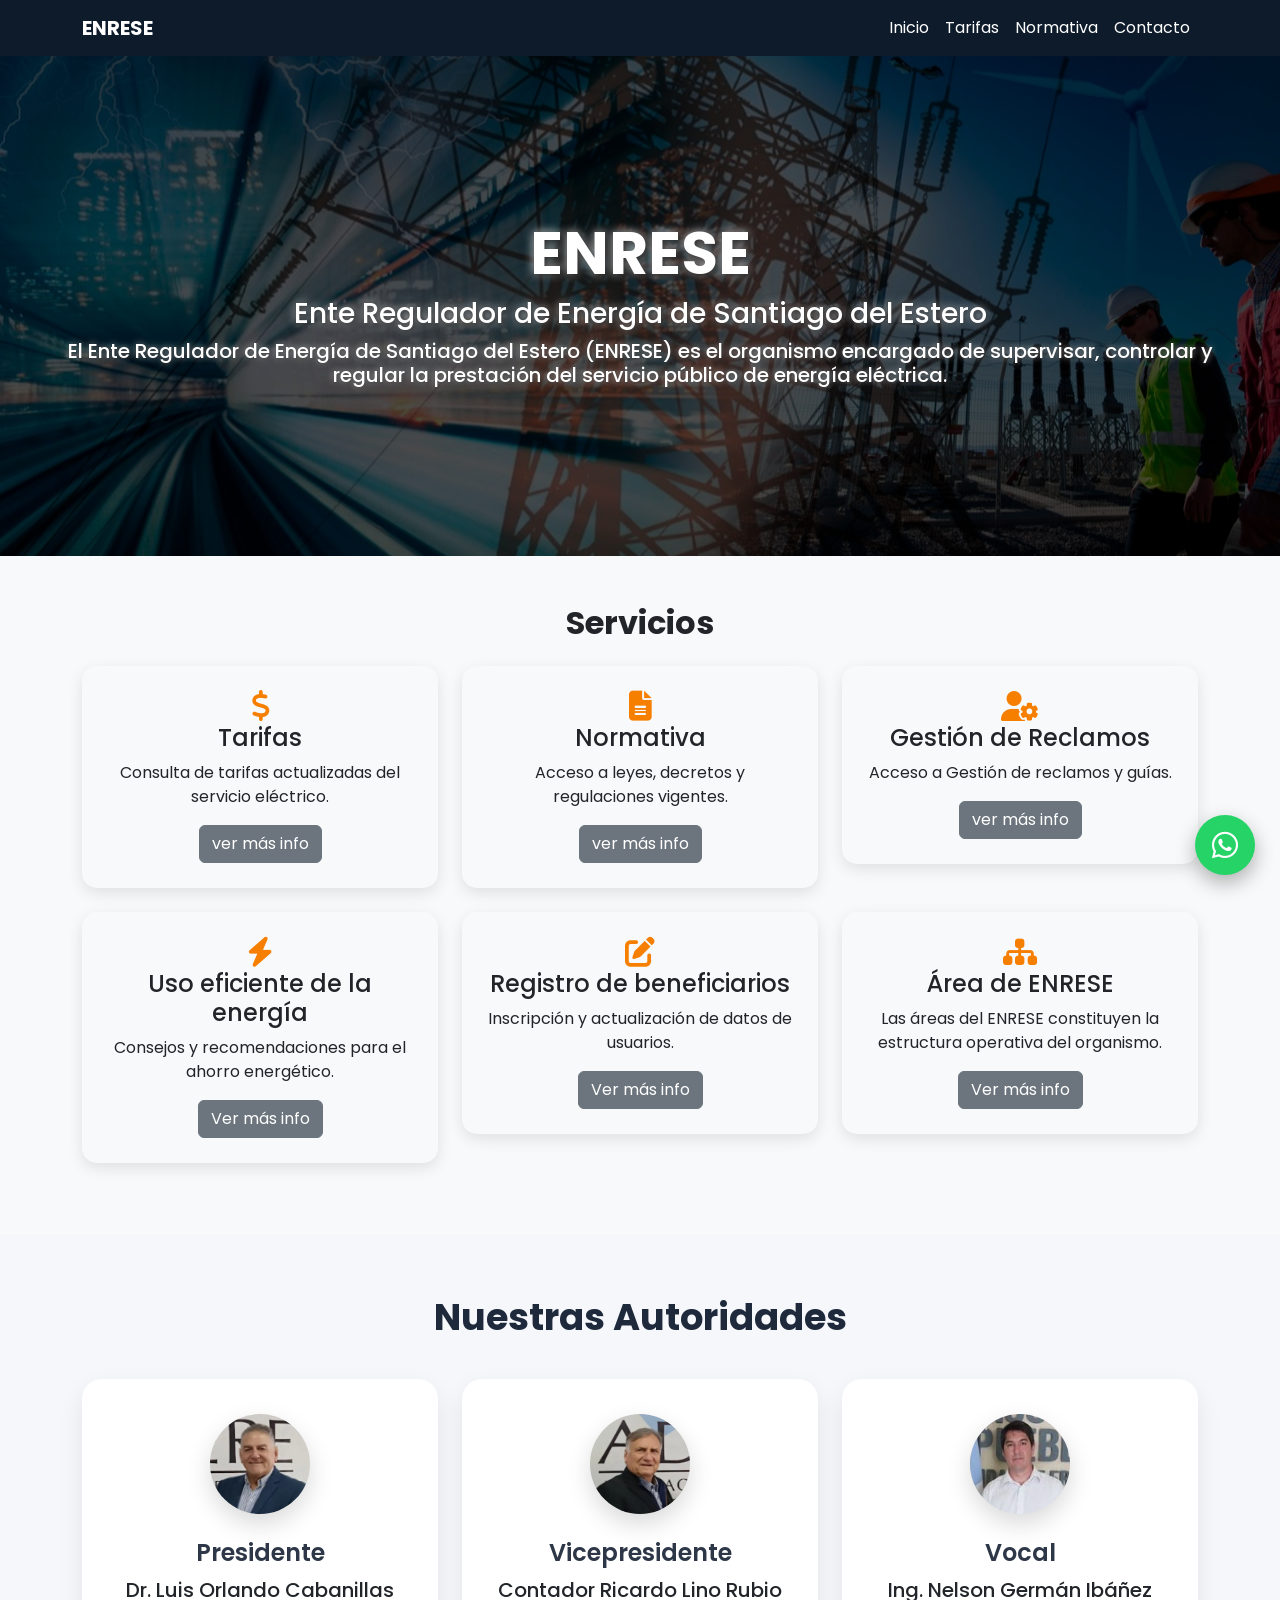
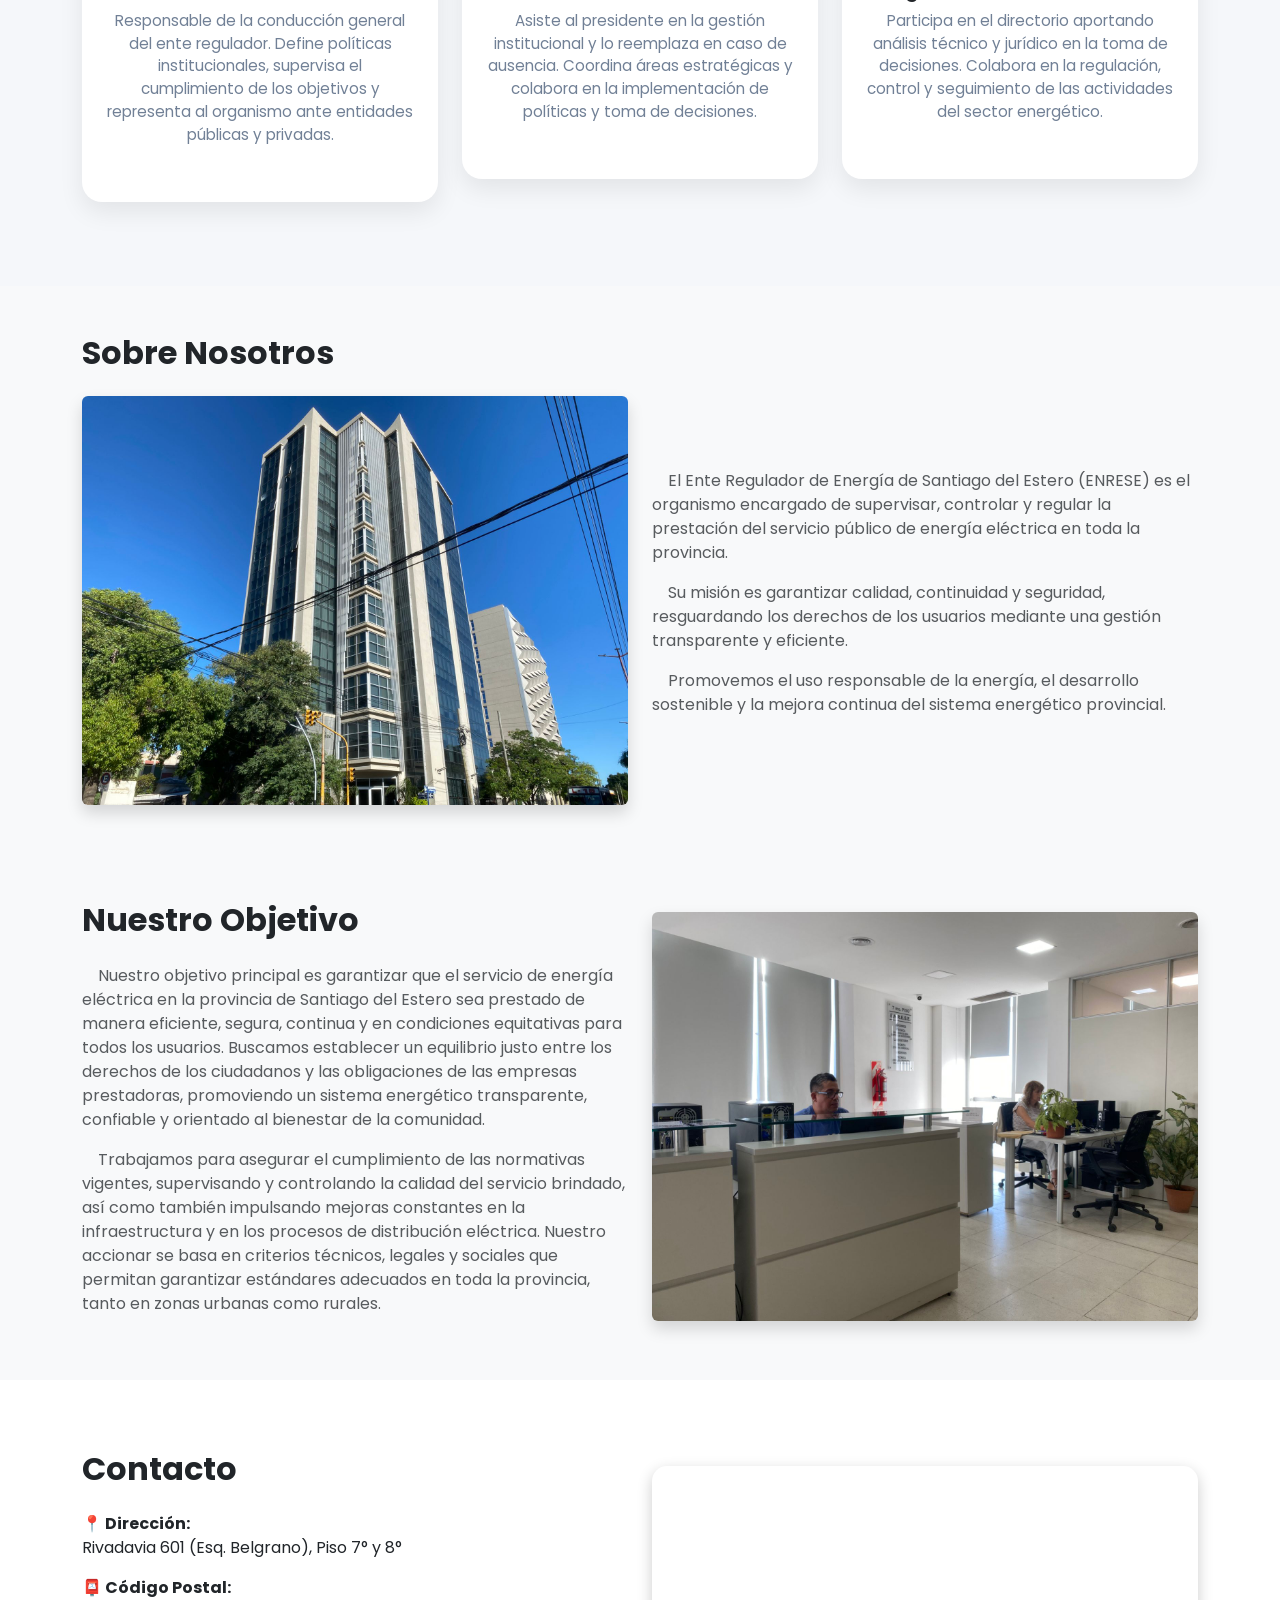
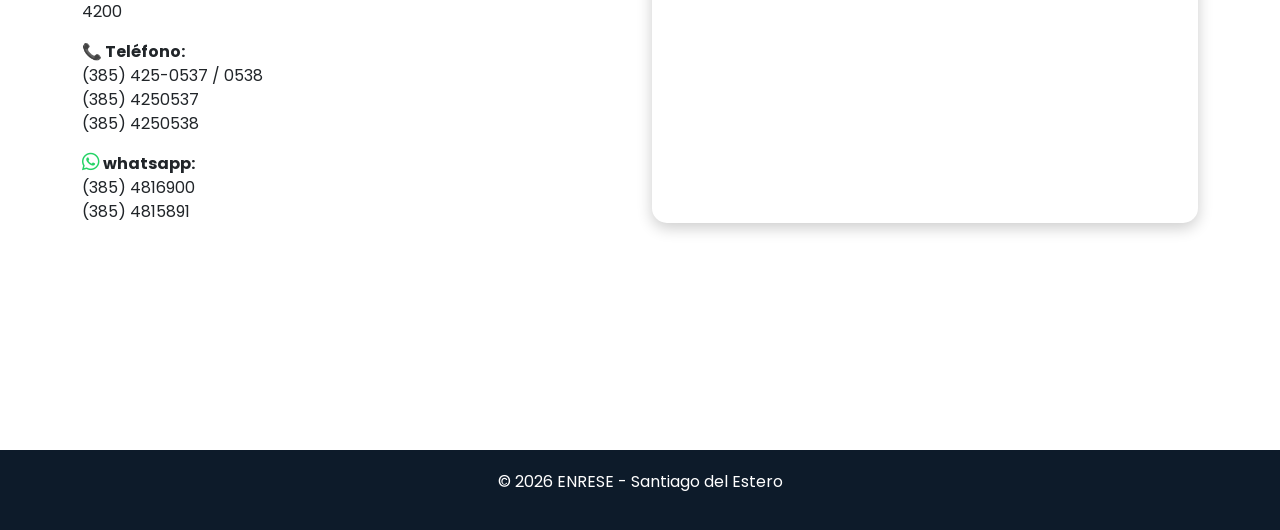
<file: index.html>
<!DOCTYPE html>
<html lang="es">
<head>
    <meta charset="UTF-8">
    <meta name="viewport" content="width=device-width, initial-scale=1.0">
    <title>ENRESE</title>

    <!-- Bootstrap -->
    <link href="https://cdn.jsdelivr.net/npm/bootstrap@5.3.0/dist/css/bootstrap.min.css" rel="stylesheet">

    <!-- Fonts -->
    <link href="https://fonts.googleapis.com/css2?family=Poppins:wght@300;500;700&display=swap" rel="stylesheet">

    <!-- Icons -->
    <link rel="stylesheet" href="https://cdnjs.cloudflare.com/ajax/libs/font-awesome/6.0.0/css/all.min.css">

    <style>
        :root {
            --azul: #0d1b2a;
            --naranja: #f77f00;
            --gris: #333;
        }

        body {
            font-family: 'Poppins', sans-serif;
        }

        /* NAVBAR */
        .navbar {
            background: var(--azul);
        }

            .navbar a {
                color: white !important;
            }

                .navbar a:hover {
                    color: var(--naranja) !important;
                }

        /* HERO */
        .hero {
            background: url('img/bg.png') center/cover no-repeat;
            height: 500px;
            position: relative;
        }

        .overlay {
            background: rgba(0,0,0,0.6);
            height: 100%;
            display: flex;
            flex-direction: column;
            justify-content: center;
            padding: 60px;
            color: white;
        }

            .overlay h1 {
                font-size: 60px;
                font-weight: 700;
            }

        /* SECCIONES */
        section {
            padding: 70px 0;
        }

        /* CARDS */
        .card-custom {
            border: none;
            border-radius: 15px;
            padding: 25px;
            transition: 0.3s;
            box-shadow: 0 5px 15px rgba(0,0,0,0.1);
        }

            .card-custom:hover {
                transform: translateY(-10px);
            }

            .card-custom i {
                font-size: 30px;
                color: var(--naranja);
            }

        /* INFO SECTION */
        .info {
            background: #f4f4f4;
        }

        /* CONTACTO */
        .map-container {
            border-radius: 15px;
            overflow: hidden;
            box-shadow: 0 5px 15px rgba(0,0,0,0.2);
        }

        /* FOOTER */
        footer {
            background: var(--azul);
            color: white;
            padding: 20px;
            text-align: center;
        }

        html {
            scroll-behavior: smooth;
        }

        .hero {
            position: relative;
            height: 500px;
            overflow: hidden;
        }

            .hero::before {
                content: "";
                position: absolute;
                top: 0;
                left: 0;
                width: 100%;
                height: 100%;
                background: rgba(0,0,0,0.5); /* 🔥 ajustá acá la oscuridad */
                z-index: 1;
            }

        /* Aseguramos que el texto esté arriba */
        .overlay {
            position: absolute;
            z-index: 2;
        }

        .slide {
            position: absolute;
            width: 100%;
            height: 100%;
            background-size: cover;
            background-position: center;
            opacity: 0;
            transition: opacity 1s ease-in-out;
        }

            .slide.active {
                opacity: 3;
            }

        .overlay {
            position: absolute;
            top: 50%;
            left: 50%;
            transform: translate(-50%, -50%);
            color: white;
            text-align: center;
            background: rgba(0,0,0,0.4);
            width: 100%;
            height: 100%;
        }
            /* SOMBRA DE TEXTO */
            .overlay h1 {
                text-shadow: 2px 2px 6px rgba(0,0,0,0.8), 0 0 10px rgba(255,255,255,0.9);
            }

            .overlay h3 {
                text-shadow: 1px 1px 5px rgba(0,0,0,0.7), 0 0 8px rgba(255,255,255,0.8);
            }

            .overlay h5 {
                text-shadow: 1px 1px 4px rgba(0,0,0,0.6), 0 0 6px rgba(255,255,255,0.7);
            }

        /* ANIMACION */
        @keyframes fadeIn {
            from {
                opacity: 0;
                transform: translate(-50%, -60%);
            }

            to {
                opacity: 1;
                transform: translate(-50%, -50%);
            }
        }
    </style>
    <style>
        .autoridades {
            padding: 60px 20px;
            background: #f5f7fa;
        }

        .titulo-seccion {
            font-size: 2.3rem;
            font-weight: 700;
            margin-bottom: 40px;
            color: #1e293b;
        }

        .card-autoridad {
            background: #ffffff;
            border-radius: 20px;
            padding: 35px 25px;
            box-shadow: 0 10px 25px rgba(0,0,0,0.08);
            transition: all 0.3s ease;
        }

            .card-autoridad .icono {
                font-size: 32px; /* icono interno más grande */
                color: #fff;
                background: #2ea3d6;
                width: 100px; /* antes 70px */
                height: 100px; /* antes 70px */
                line-height: 100px; /* centrar el icono */
                border-radius: 50%;
                margin-bottom: 25px;
                display: inline-block;
                box-shadow: 0 10px 25px rgba(0,0,0,0.15);
            }

                .card-autoridad .icono:hover {
                    transform: scale(1.1);
                    transition: 0.3s;
                }

            .card-autoridad h4 {
                font-weight: 600;
                margin-bottom: 10px;
                color: #2d3748;
            }

            .card-autoridad p {
                font-size: 0.95rem;
                color: #718096;
                margin-bottom: 20px;
            }

            .card-autoridad:hover {
                transform: translateY(-8px);
                box-shadow: 0 15px 35px rgba(0,0,0,0.12);
            }

        .btn-primary {
            background-color: #2ea3d6;
            border: none;
            border-radius: 8px;
            padding: 8px 18px;
        }

            .btn-primary:hover {
                background-color: #1b8bb8;
            }
    </style>
</head>

<body>

    <!-- NAVBAR -->
    <nav class="navbar navbar-expand-lg">
        <div class="container">
            <a class="navbar-brand text-white fw-bold" href="index.html">ENRESE</a>

            <button class="navbar-toggler bg-light" data-bs-toggle="collapse" data-bs-target="#menu">
                <span class="navbar-toggler-icon"></span>
            </button>

            <div class="collapse navbar-collapse" id="menu">
                <ul class="navbar-nav ms-auto">
                    <li class="nav-item"><a class="nav-link" href="index.html">Inicio</a></li>
                    <li class="nav-item"><a class="nav-link" href="Tarifas.html">Tarifas</a></li>
                    <li class="nav-item"><a class="nav-link" href="Normativas.html">Normativa</a></li>
                    <li class="nav-item"><a class="nav-link" href="#contacto">Contacto</a></li>
                </ul>
            </div>
        </div>
    </nav>

    <!-- HERO -->
    <div class="hero" id="Inicio">
        <div class="slide active" style="background-image: url('img/img_titulo.jpeg');"></div>
        <div class="slide" style="background-image: url('img/bg.png');"></div>
        <div class="slide" style="background-image: url('img/bg2.png');"></div>
        <div class="slide" style="background-image: url('img/sn.jpeg');"></div>

        <div class="overlay">
            <h1>ENRESE</h1>
            <h3>Ente Regulador de Energía de Santiago del Estero</h3>
            <h5>
                El Ente Regulador de Energía de Santiago del Estero (ENRESE) es el organismo encargado de supervisar, controlar y regular la prestación del servicio público de energía eléctrica.
            </h5>
        </div>
    </div>

    <!-- SERVICIOS -->
    <section id="Servicios" class="py-5 bg-light">
        <div class="container text-center">
            <h2 class="fw-bold mb-4">Servicios</h2>
            <div class="row">

                <div class="col-md-4 mb-4">
                    <div class="card-custom">
                        <i class="fas fa-dollar-sign"></i>
                        <h4>Tarifas</h4>
                        <p>Consulta de tarifas actualizadas del servicio eléctrico.</p>
                        <a class="btn btn-secondary" href="Tarifas.html"> ver más info</a>
                    </div>
                </div>

                <div class="col-md-4 mb-4">
                    <div class="card-custom">
                        <i class="fas fa-file-alt"></i>
                        <h4>Normativa</h4>
                        <p>Acceso a leyes, decretos y regulaciones vigentes.</p>
                        <a class="btn btn-secondary" href="Normativas.html"> ver más info</a>
                    </div>
                </div>

                <div class="col-md-4 mb-4">
                    <div class="card-custom">
                        <i class="fas fa-user-cog"></i>
                        <h4>Gestión de Reclamos</h4>
                        <p>Acceso a Gestión de reclamos y guías.</p>
                        <a class="btn btn-secondary" href="Gestiondereclamos.html"> ver más info</a>
                    </div>
                </div>

                <div class="col-md-4 mb-4">
                    <div class="card-custom">
                        <i class="fas fa-bolt"></i>
                        <h4>Uso eficiente de la energía</h4>
                        <p>Consejos y recomendaciones para el ahorro energético.</p>
                        <a class="btn btn-secondary" href="Usoeficientedelaenergía.html">Ver más info</a>
                    </div>
                </div>

                <div class="col-md-4 mb-4">
                    <div class="card-custom">
                        <i class="fas fa-edit"></i>
                        <h4>Registro de beneficiarios</h4>
                        <p>Inscripción y actualización de datos de usuarios.</p>
                        <a class="btn btn-secondary" href="#">Ver más info</a>
                    </div>
                </div>

                <div class="col-md-4 mb-4">
                    <div class="card-custom">
                        <i class="fas fa-sitemap"></i>
                        <h4>Área de ENRESE</h4>
                        <p>Las áreas del ENRESE constituyen la estructura operativa del organismo.</p>
                        <a class="btn btn-secondary" href="#">Ver más info</a>
                    </div>
                </div>





            </div>
        </div>
    </section>
    <!-- AUTORIDADES -->
    <section class="autoridades">
        <div class="container text-center">
            <h2 class="titulo-seccion">Nuestras Autoridades</h2>

            <div class="row justify-content-center">

                <div class="col-md-4 mb-4">
                    <div class="card-autoridad">
                        <!--<i class="fas fa-user-tie icono"></i>-->
                        <img src="img/Autoridades/DrCabanillas.jpg" class="fas fa-user-tie icono" />
                        <h4>Presidente</h4>
                        <h5>Dr. Luis Orlando Cabanillas</h5>
                        <p>
                            Responsable de la conducción general del ente regulador.
                            Define políticas institucionales, supervisa el cumplimiento
                            de los objetivos y representa al organismo ante entidades públicas y privadas.
                        </p>
                        <!--<a class="btn btn-primary" href="#">Ver más info</a>-->
                    </div>
                </div>

                <div class="col-md-4 mb-4">
                    <div class="card-autoridad">
                        <!--<i class="fas fa-user-check icono"></i>-->
                        <img src="img/Autoridades/CPRubio.jpg" class="fas fa-user-tie icono" />
                        <h4>Vicepresidente</h4>
                        <h5>Contador  Ricardo Lino Rubio</h5>
                        <p>
                            Asiste al presidente en la gestión institucional y lo reemplaza
                            en caso de ausencia. Coordina áreas estratégicas y colabora en
                            la implementación de políticas y toma de decisiones.
                        </p>
                        <!--<a class="btn btn-primary" href="#">Ver más info</a>-->
                    </div>
                </div>

                <div class="col-md-4 mb-4">
                    <div class="card-autoridad">
                        <!--<i class="fas fa-users icono"></i>-->
                        <img src="img/Autoridades/IngIbanez.jpg" class="fas fa-user-tie icono" />
                        <h4>Vocal</h4>
                        <h5>Ing. Nelson Germán Ibáñez</h5>
                        <p>
                            Participa en el directorio aportando análisis técnico y jurídico
                            en la toma de decisiones. Colabora en la regulación, control y
                            seguimiento de las actividades del sector energético.
                        </p>
                        <!--<a class="btn btn-primary" href="#">Ver más info</a>-->
                    </div>
                </div>

            </div>
        </div>
    </section>

    <!-- INFORMACIÓN -->
    <section id="info" class="py-5 bg-light">
        <div class="container">
            <div class="row align-items-center">
                <h2 class="fw-bold mb-4">Sobre Nosotros</h2>
                <!-- IMAGEN -->
                <div class="col-md-6 mb-4 mb-md-0">

                    <img src="img/sn.jpeg" class="img-fluid rounded shadow" alt="Energía">
                </div>

                <!-- TEXTO -->
                <div class="col-md-6">


                    <p class="text-muted">
                        &nbsp;&nbsp;&nbsp;&nbsp;El Ente Regulador de Energía de Santiago del Estero (ENRESE) es el organismo
                        encargado de supervisar, controlar y regular la prestación del servicio público
                        de energía eléctrica en toda la provincia.
                    </p>

                    <p class="text-muted">
                        &nbsp;&nbsp;&nbsp;&nbsp;Su misión es garantizar calidad, continuidad y seguridad, resguardando los derechos
                        de los usuarios mediante una gestión transparente y eficiente.
                    </p>

                    <p class="text-muted">
                        &nbsp;&nbsp;&nbsp;&nbsp;Promovemos el uso responsable de la energía, el desarrollo sostenible y la mejora
                        continua del sistema energético provincial.
                    </p>

                    <!--<p class="text-muted">
                        &nbsp;&nbsp;&nbsp;&nbsp;Como Ente Regulador de Energía de Santiago del Estero, nuestra misión es garantizar que el servicio eléctrico en toda la provincia se preste bajo condiciones de calidad, seguridad, continuidad y equidad para todos los usuarios. Trabajamos de manera permanente en la supervisión, control y regulación de las empresas distribuidoras, asegurando el cumplimiento de las normativas vigentes y promoviendo una relación transparente entre prestadores y ciudadanos.
                    </p>
                    <p class="text-muted">
                        &nbsp;&nbsp;&nbsp;&nbsp;Nuestra labor se centra en proteger los derechos de los usuarios, brindando herramientas claras para la realización de reclamos, consultas y gestiones, así como también en fomentar el acceso a la información pública relacionada con el servicio eléctrico. Creemos firmemente que un usuario informado es un usuario protegido, por lo que impulsamos acciones de comunicación, educación y concientización sobre el uso responsable y eficiente de la energía.
                    </p>-->


                </div>

            </div>
        </div>
    </section>

    <!-- INFORMACIÓN -->
    <section id="info" class="py-5 bg-light">
        <div class="container">
            <div class="row align-items-center">

                <!-- TEXTO -->
                <div class="col-md-6">
                    <h2 class="fw-bold mb-4">Nuestro Objetivo</h2>

                    <p class="text-muted">
                        &nbsp;&nbsp;&nbsp;&nbsp;Nuestro objetivo principal es garantizar que el servicio de energía eléctrica en la provincia de Santiago del Estero sea prestado de manera eficiente, segura, continua y en condiciones equitativas para todos los usuarios. Buscamos establecer un equilibrio justo entre los derechos de los ciudadanos y las obligaciones de las empresas prestadoras, promoviendo un sistema energético transparente, confiable y orientado al bienestar de la comunidad.
                    </p>
                    <p class="text-muted">
                        &nbsp;&nbsp;&nbsp;&nbsp;Trabajamos para asegurar el cumplimiento de las normativas vigentes, supervisando y controlando la calidad del servicio brindado, así como también impulsando mejoras constantes en la infraestructura y en los procesos de distribución eléctrica. Nuestro accionar se basa en criterios técnicos, legales y sociales que permitan garantizar estándares adecuados en toda la provincia, tanto en zonas urbanas como rurales.
                    </p>
                   




                </div>

                <!-- IMAGEN -->
                <div class="col-md-6 mb-4 mb-md-0">
                    <img src="img/qsomos.jpeg" class="img-fluid rounded shadow" alt="Energía">
                </div>
            </div>
        </div>
    </section>

    <!-- CONTACTO -->
    <section id="contacto">
        <div class="container">
            <div class="row align-items-center">

                <!-- TEXTO -->
                <div class="col-md-6">
                    <h2 class="fw-bold mb-4">Contacto</h2>

                    <p>
                        <strong>📍 Dirección:</strong><br>
                        Rivadavia 601 (Esq. Belgrano), Piso 7° y 8°
                    </p>

                    <p>
                        <strong>📮 Código Postal:</strong><br>
                        4200
                    </p>

                    <p>
                        <strong>📞 Teléfono:</strong><br>
                        (385) 425-0537 / 0538 <br />
                        (385) 4250537<br />
                        (385) 4250538 <br />
                    </p>
                    <p>
                        <strong>
                            <link rel="stylesheet" href="https://cdnjs.cloudflare.com/ajax/libs/font-awesome/6.5.0/css/all.min.css">
                            <i class="fa-brands fa-whatsapp" style="color: #25D366; font-size: 20px;"></i>  whatsapp:
                        </strong><br /> (385) 4816900 <br /> (385) 4815891
                    </p>

                </div>

                <!-- MAPA -->
                <div class="col-md-6">
                    <div class="map-container">
                        <iframe src="https://www.google.com/maps?q=Rivadavia+601+Santiago+del+Estero&output=embed"
                                width="100%"
                                height="350"
                                style="border:0;"
                                allowfullscreen=""
                                loading="lazy">
                        </iframe>
                    </div>
                </div>

            </div>
        </div>
    </section>
    <section>
        <!-- WhatsApp -->
        <a href="https://wa.me/5493854816900?text=Hola,%20quiero%20realizar%20una%20consulta"
           class="whatsapp-float"
           target="_blank">
            <i class="fab fa-whatsapp"></i>
        </a>
    </section>
    <style>
        .whatsapp-float {
            position: fixed;
            width: 60px;
            height: 60px;
            bottom: 25px;
            right: 25px;
            background-color: #25D366;
            color: #FFF;
            border-radius: 50%;
            text-align: center;
            font-size: 30px;
            box-shadow: 0 8px 20px rgba(0,0,0,0.3);
            z-index: 1000;
            transition: 0.3s;
        }

            .whatsapp-float i {
                line-height: 60px;
            }

            .whatsapp-float:hover {
                transform: scale(1.1);
                background-color: #1ebe5d;
            }
    </style>

    <!-- FOOTER -->
    <footer>
        <p>© 2026 ENRESE - Santiago del Estero</p>
    </footer>

    <script src="https://cdn.jsdelivr.net/npm/bootstrap@5.3.0/dist/js/bootstrap.bundle.min.js"></script>
    <script>
        let slides = document.querySelectorAll('.slide');
        let index = 0;

        setInterval(() => {
            slides[index].classList.remove('active');
            index = (index + 1) % slides.length;
            slides[index].classList.add('active');
        }, 4000);
    </script>
</body>
</html>
</file>
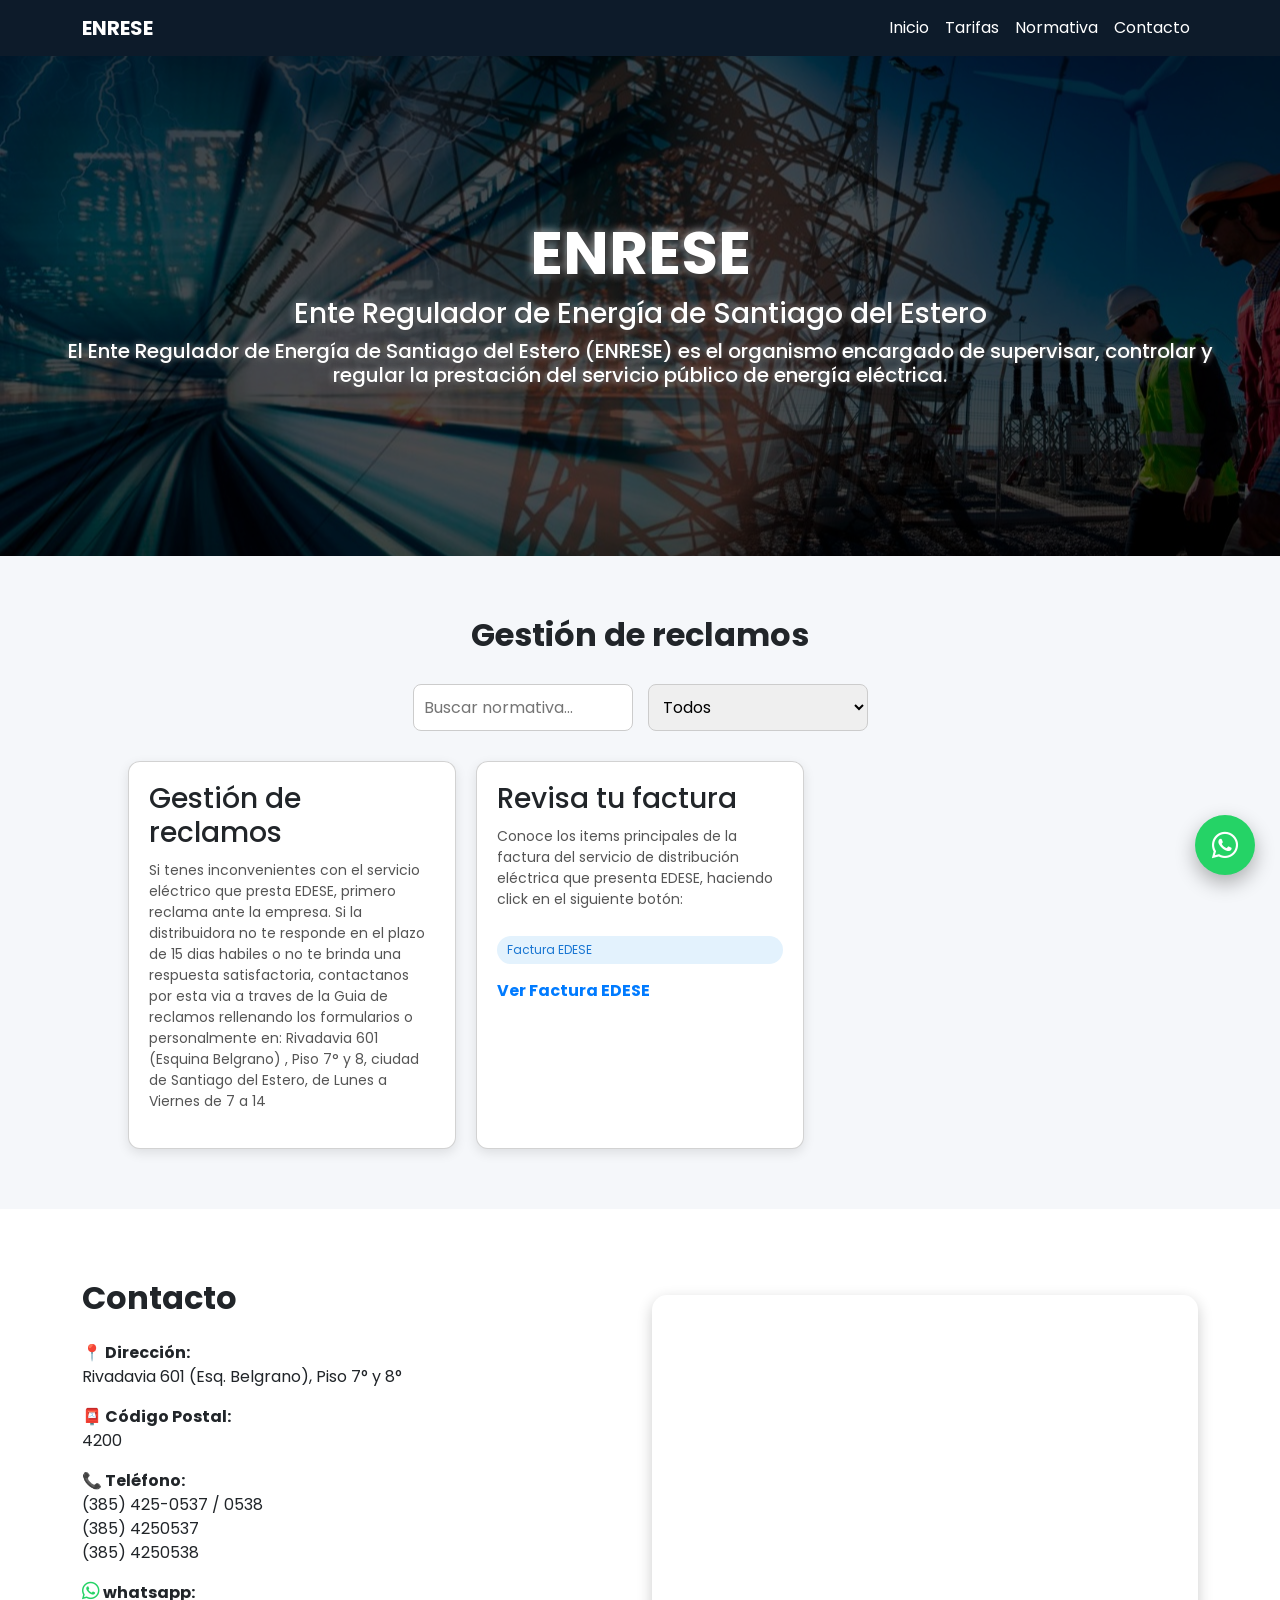
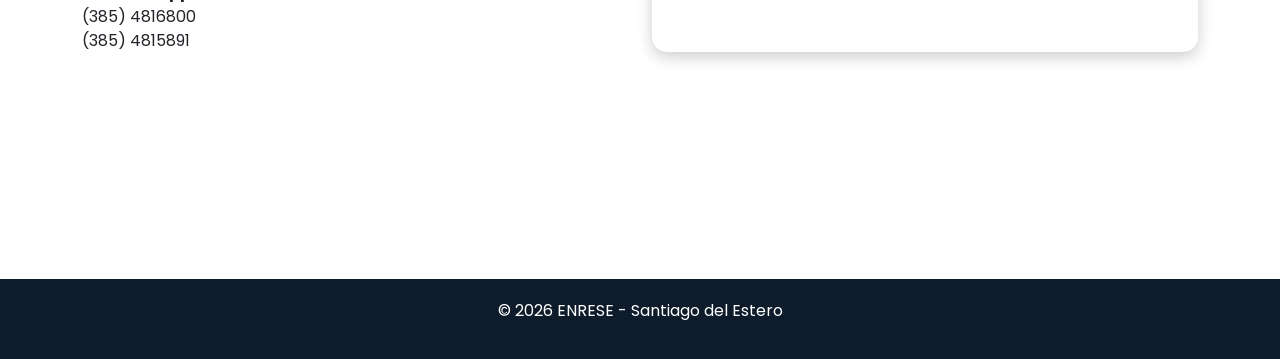
<file: Gestiondereclamos.html>
<!DOCTYPE html>
<html lang="es">
<head>
    <meta charset="UTF-8">
    <meta name="viewport" content="width=device-width, initial-scale=1.0">
    <title>ENRESE</title>

    <!-- Bootstrap -->
    <link href="https://cdn.jsdelivr.net/npm/bootstrap@5.3.0/dist/css/bootstrap.min.css" rel="stylesheet">

    <!-- Fonts -->
    <link href="https://fonts.googleapis.com/css2?family=Poppins:wght@300;500;700&display=swap" rel="stylesheet">

    <!-- Icons -->
    <link rel="stylesheet" href="https://cdnjs.cloudflare.com/ajax/libs/font-awesome/6.0.0/css/all.min.css">

    <style>
        :root {
            --azul: #0d1b2a;
            --naranja: #f77f00;
            --gris: #333;
        }

        body {
            font-family: 'Poppins', sans-serif;
        }

        /* NAVBAR */
        .navbar {
            background: var(--azul);
        }

            .navbar a {
                color: white !important;
            }

                .navbar a:hover {
                    color: var(--naranja) !important;
                }

        /* HERO */
        .hero {
            background: url('img/bg.png') center/cover no-repeat;
            height: 500px;
            position: relative;
        }

        .overlay {
            background: rgba(0,0,0,0.6);
            height: 100%;
            display: flex;
            flex-direction: column;
            justify-content: center;
            padding: 60px;
            color: white;
        }

            .overlay h1 {
                font-size: 60px;
                font-weight: 700;
            }

        /* SECCIONES */
        section {
            padding: 70px 0;
        }

        /* CARDS */
        .card-custom {
            border: none;
            border-radius: 15px;
            padding: 25px;
            transition: 0.3s;
            box-shadow: 0 5px 15px rgba(0,0,0,0.1);
        }

            .card-custom:hover {
                transform: translateY(-10px);
            }

            .card-custom i {
                font-size: 30px;
                color: var(--naranja);
            }

        /* INFO SECTION */
        .info {
            background: #f4f4f4;
        }

        /* CONTACTO */
        .map-container {
            border-radius: 15px;
            overflow: hidden;
            box-shadow: 0 5px 15px rgba(0,0,0,0.2);
        }

        /* FOOTER */
        footer {
            background: var(--azul);
            color: white;
            padding: 20px;
            text-align: center;
        }
        html {
            scroll-behavior: smooth;
        }
        .hero {
            position: relative;
            height: 500px;
            overflow: hidden;
        }

            .hero::before {
                content: "";
                position: absolute;
                top: 0;
                left: 0;
                width: 100%;
                height: 100%;
                background: rgba(0,0,0,0.5); /* 🔥 ajustá acá la oscuridad */
                z-index: 1;
            }

        /* Aseguramos que el texto esté arriba */
        .overlay {
            position: absolute;
            z-index: 2;
        }
        .slide {
            position: absolute;
            width: 100%;
            height: 100%;
            background-size: cover;
            background-position: center;
            opacity: 0;
            transition: opacity 1s ease-in-out;
        }

            .slide.active {
                opacity: 3;
            }

        .overlay {
            position: absolute;
            top: 50%;
            left: 50%;
            transform: translate(-50%, -50%);
            color: white;
            text-align: center;
            background: rgba(0,0,0,0.4);
            width: 100%;
            height: 100%;
        }
            /* SOMBRA DE TEXTO */
            .overlay h1 {
                text-shadow: 2px 2px 6px rgba(0,0,0,0.8), 0 0 10px rgba(255,255,255,0.9);
            }

            .overlay h3 {
                text-shadow: 1px 1px 5px rgba(0,0,0,0.7), 0 0 8px rgba(255,255,255,0.8);
            }

            .overlay h5 {
                text-shadow: 1px 1px 4px rgba(0,0,0,0.6), 0 0 6px rgba(255,255,255,0.7);
            }

        /* ANIMACION */
        @keyframes fadeIn {
            from {
                opacity: 0;
                transform: translate(-50%, -60%);
            }

            to {
                opacity: 1;
                transform: translate(-50%, -50%);
            }
        }


        .normativas-section {
            padding: 60px 10%;
            background: #f5f7fa;
        }

        .titulo {
            text-align: center;
            margin-bottom: 30px;
            font-size: 32px;
            font-weight: bold;
        }

        /* FILTROS */
        .filtros {
            display: flex;
            gap: 15px;
            justify-content: center;
            margin-bottom: 30px;
        }

            .filtros input,
            .filtros select {
                padding: 10px;
                border-radius: 8px;
                border: 1px solid #ccc;
                width: 220px;
            }

        /* GRID */
        .grid-normativas {
            display: grid;
            grid-template-columns: repeat(auto-fill, minmax(280px, 1fr));
            gap: 20px;
        }

        /* CARD */
        .card {
            background: #fff;
            padding: 20px;
            border-radius: 12px;
            box-shadow: 0 4px 12px rgba(0,0,0,0.1);
            transition: 0.3s;
        }

            .card:hover {
                transform: translateY(-5px);
            }

            .card h3 {
                margin-bottom: 10px;
            }

            .card p {
                font-size: 14px;
                color: #555;
            }

        .tag {
            display: inline-block;
            margin-top: 10px;
            background: #e3f2fd;
            color: #1976d2;
            padding: 5px 10px;
            border-radius: 20px;
            font-size: 12px;
        }

        .card a {
            display: block;
            margin-top: 15px;
            color: #007bff;
            text-decoration: none;
            font-weight: bold;
        }
    </style>
   
</head>

<body>

    <!-- NAVBAR -->
    <nav class="navbar navbar-expand-lg">
        <div class="container">
            <a class="navbar-brand text-white fw-bold" href="index.html">ENRESE</a>

            <button class="navbar-toggler bg-light" data-bs-toggle="collapse" data-bs-target="#menu">
                <span class="navbar-toggler-icon"></span>
            </button>

            <div class="collapse navbar-collapse" id="menu">
                <ul class="navbar-nav ms-auto">
                    <li class="nav-item"><a class="nav-link" href="index.html">Inicio</a></li>
                    <li class="nav-item"><a class="nav-link" href="Tarifas.html">Tarifas</a></li>
                    <li class="nav-item"><a class="nav-link" href="Normativas.html">Normativa</a></li>
                    <li class="nav-item"><a class="nav-link" href="#contacto">Contacto</a></li>
                </ul>
            </div>
        </div>
    </nav>

    <!-- HERO -->
    <div class="hero" id="Inicio">
        <div class="slide active" style="background-image: url('img/img_titulo.jpeg');"></div>
        <div class="slide" style="background-image: url('img/bg.png');"></div>
        <div class="slide" style="background-image: url('img/bg2.png');"></div>

        <div class="overlay">
            <h1>ENRESE</h1>
            <h3>Ente Regulador de Energía de Santiago del Estero</h3>
            <h5>
                El Ente Regulador de Energía de Santiago del Estero (ENRESE) es el organismo encargado de supervisar, controlar y regular la prestación del servicio público de energía eléctrica.
            </h5>
        </div>
    </div>

    <!-- ===== SECCIÓN NORMATIVAS ===== -->
    <section id="normativas" class="normativas-section">

        <h2 class="titulo">Gestión de reclamos</h2>

        <!-- 🔍 FILTROS -->
        <div class="filtros">
            <input type="text" id="buscador" placeholder="Buscar normativa...">

            <select id="filtroTipo">
                <option value="">Todos</option>
                <option value="Gestoondereclamos">Gestión de reclamos</option>
                <option value="Revisatufactura">Revisa tu factura</option>
                <option value="Seguridadpublica">Seguridad publica | Instalaciones Peligrosas</option>
                <option value="Seguridadpublicaces">Seguridad publica | Consejos para evitar siniestros</option>
            </select>
        </div>

        <!-- 📂 LISTADO -->
        <div class="grid-normativas" id="listaNormativas">

            <div class="card" data-tipo="Gestiondereclamos">
                <h3>Gestión de reclamos</h3>
                <p>
                    Si tenes inconvenientes con el servicio eléctrico que presta EDESE, primero reclama ante la empresa. Si la distribuidora no te responde en el plazo de 15 dias habiles o no te brinda una respuesta satisfactoria, contactanos por esta via a traves de la Guia de reclamos rellenando los formularios o personalmente en:
                    Rivadavia 601 (Esquina Belgrano) , Piso 7° y 8, ciudad de Santiago del Estero, de Lunes a Viernes de 7 a 14
                </p>
            </div>
            <div class="card" data-tipo="Revisatufactura">
                <h3>Revisa tu factura</h3>
                <p>
                    Conoce los items principales de la factura del servicio de distribución eléctrica que presenta EDESE, haciendo click en el siguiente botón:
                </p>
                <span class="tag">Factura EDESE</span>
                <a href="pdf/Factura/Factura.pdf">Ver Factura EDESE</a>
            </div>




        </div>
    </section>

    <!-- CONTACTO -->
    <section id="contacto">
        <div class="container">
            <div class="row align-items-center">

                <!-- TEXTO -->
                <div class="col-md-6">
                    <h2 class="fw-bold mb-4">Contacto</h2>

                    <p>
                        <strong>📍 Dirección:</strong><br>
                        Rivadavia 601 (Esq. Belgrano), Piso 7° y 8°
                    </p>

                    <p>
                        <strong>📮 Código Postal:</strong><br>
                        4200
                    </p>

                    <p>
                        <strong>📞 Teléfono:</strong><br>
                        (385) 425-0537 / 0538 <br />
                        (385) 4250537<br />
                        (385) 4250538 <br />
                    </p>
                    <p>
                        <strong>
                            <link rel="stylesheet" href="https://cdnjs.cloudflare.com/ajax/libs/font-awesome/6.5.0/css/all.min.css">
                            <i class="fa-brands fa-whatsapp" style="color: #25D366; font-size: 20px;"></i>  whatsapp:
                        </strong><br /> (385) 4816800 <br /> (385) 4815891
                    </p>

                </div>

                <!-- MAPA -->
                <div class="col-md-6">
                    <div class="map-container">
                        <iframe src="https://www.google.com/maps?q=Rivadavia+601+Santiago+del+Estero&output=embed"
                                width="100%"
                                height="350"
                                style="border:0;"
                                allowfullscreen=""
                                loading="lazy">
                        </iframe>
                    </div>
                </div>

            </div>
        </div>
    </section>
    <section>
        <!-- WhatsApp -->
        <a href="https://wa.me/5493854816900?text=Hola,%20quiero%20realizar%20una%20consulta"
           class="whatsapp-float"
           target="_blank">
            <i class="fab fa-whatsapp"></i>
        </a>
    </section>
    <style>
        .whatsapp-float {
            position: fixed;
            width: 60px;
            height: 60px;
            bottom: 25px;
            right: 25px;
            background-color: #25D366;
            color: #FFF;
            border-radius: 50%;
            text-align: center;
            font-size: 30px;
            box-shadow: 0 8px 20px rgba(0,0,0,0.3);
            z-index: 1000;
            transition: 0.3s;
        }

            .whatsapp-float i {
                line-height: 60px;
            }

            .whatsapp-float:hover {
                transform: scale(1.1);
                background-color: #1ebe5d;
            }
    </style>

    <!-- FOOTER -->
    <footer>
        <p>© 2026 ENRESE - Santiago del Estero</p>
    </footer>

    <script src="https://cdn.jsdelivr.net/npm/bootstrap@5.3.0/dist/js/bootstrap.bundle.min.js"></script>
    <script>
        let slides = document.querySelectorAll('.slide');
        let index = 0;

        setInterval(() => {
            slides[index].classList.remove('active');
            index = (index + 1) % slides.length;
            slides[index].classList.add('active');
        }, 4000);
    </script>
    <script>
        const buscador = document.getElementById("buscador");
        const filtroTipo = document.getElementById("filtroTipo");
        const cards = document.querySelectorAll(".card");

        function filtrar() {
            const texto = buscador.value.toLowerCase();
            const tipo = filtroTipo.value;

            cards.forEach(card => {
                const titulo = card.querySelector("h3").innerText.toLowerCase();
                const cardTipo = card.getAttribute("data-tipo");

                const coincideTexto = titulo.includes(texto);
                const coincideTipo = tipo === "" || tipo === cardTipo;

                if (coincideTexto && coincideTipo) {
                    card.style.display = "block";
                } else {
                    card.style.display = "none";
                }
            });
        }

        buscador.addEventListener("keyup", filtrar);
        filtroTipo.addEventListener("change", filtrar);
    </script>
</body>
</html>
</file>
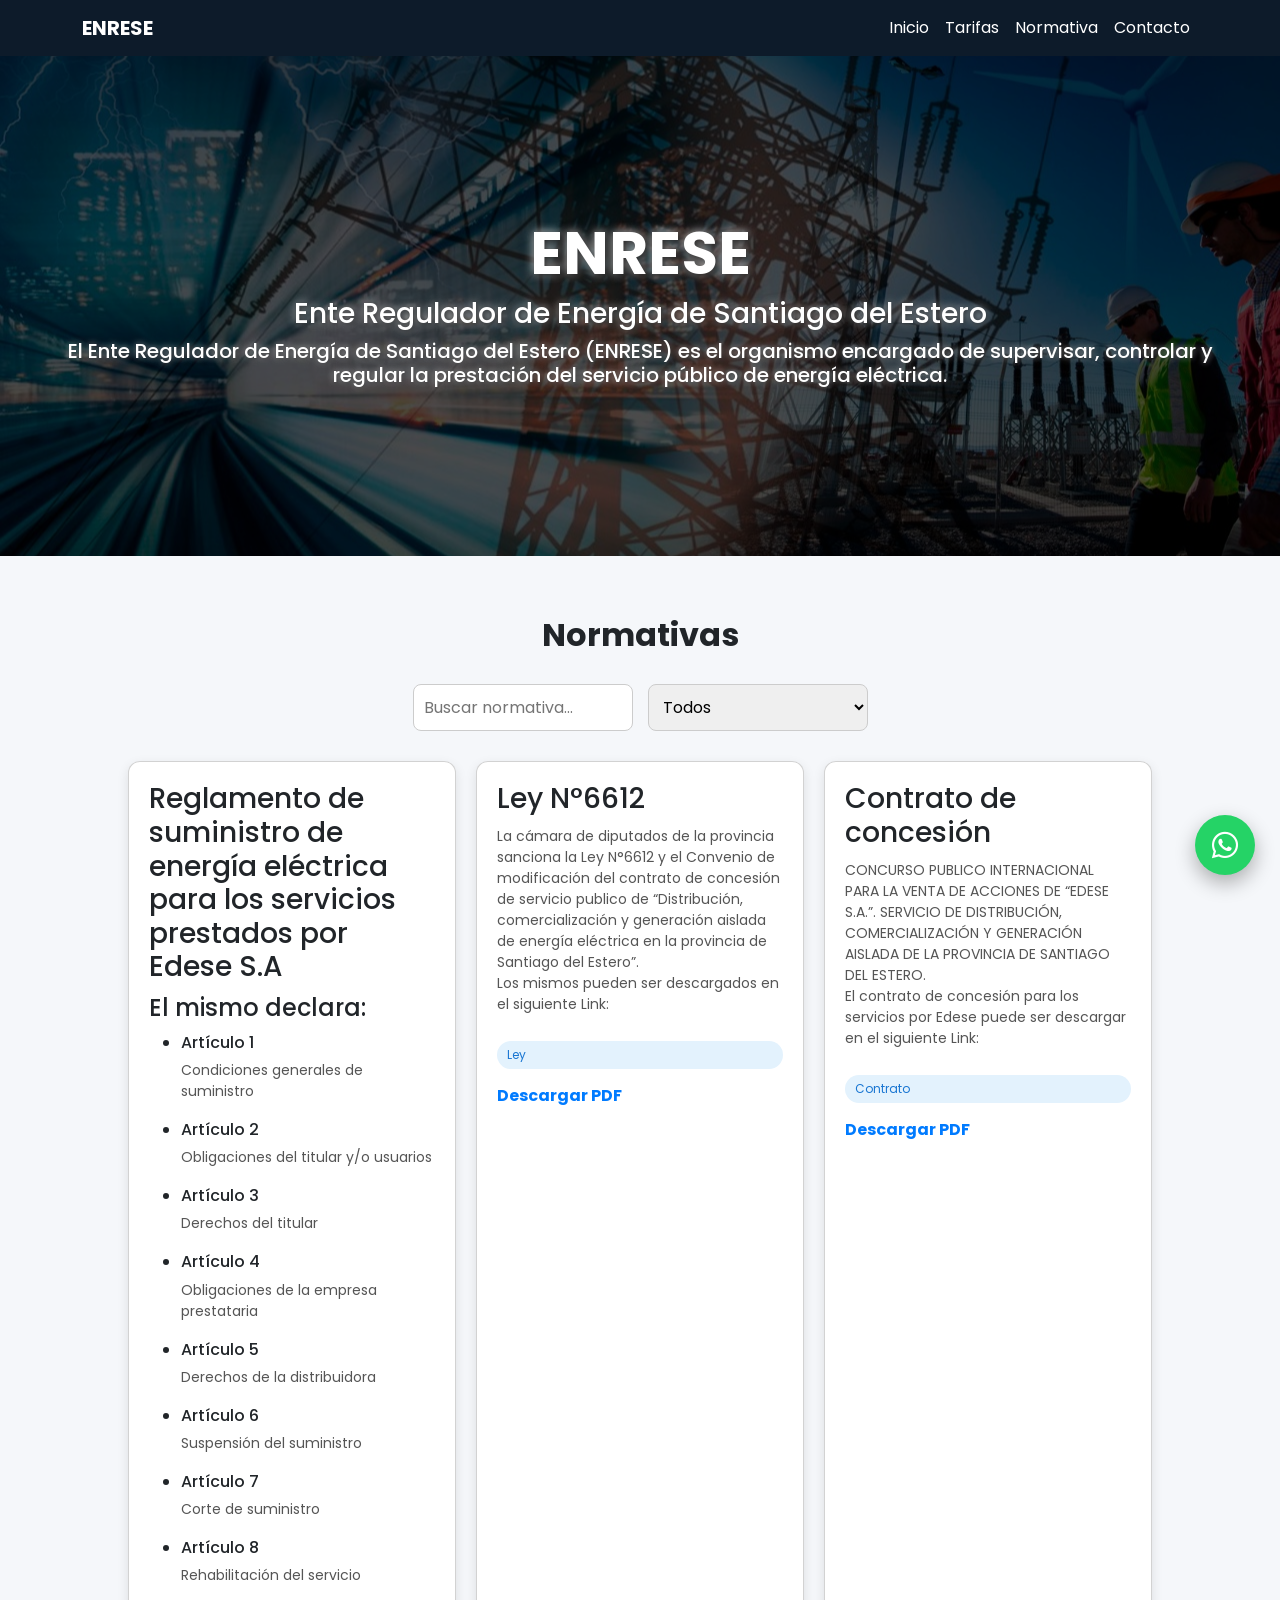
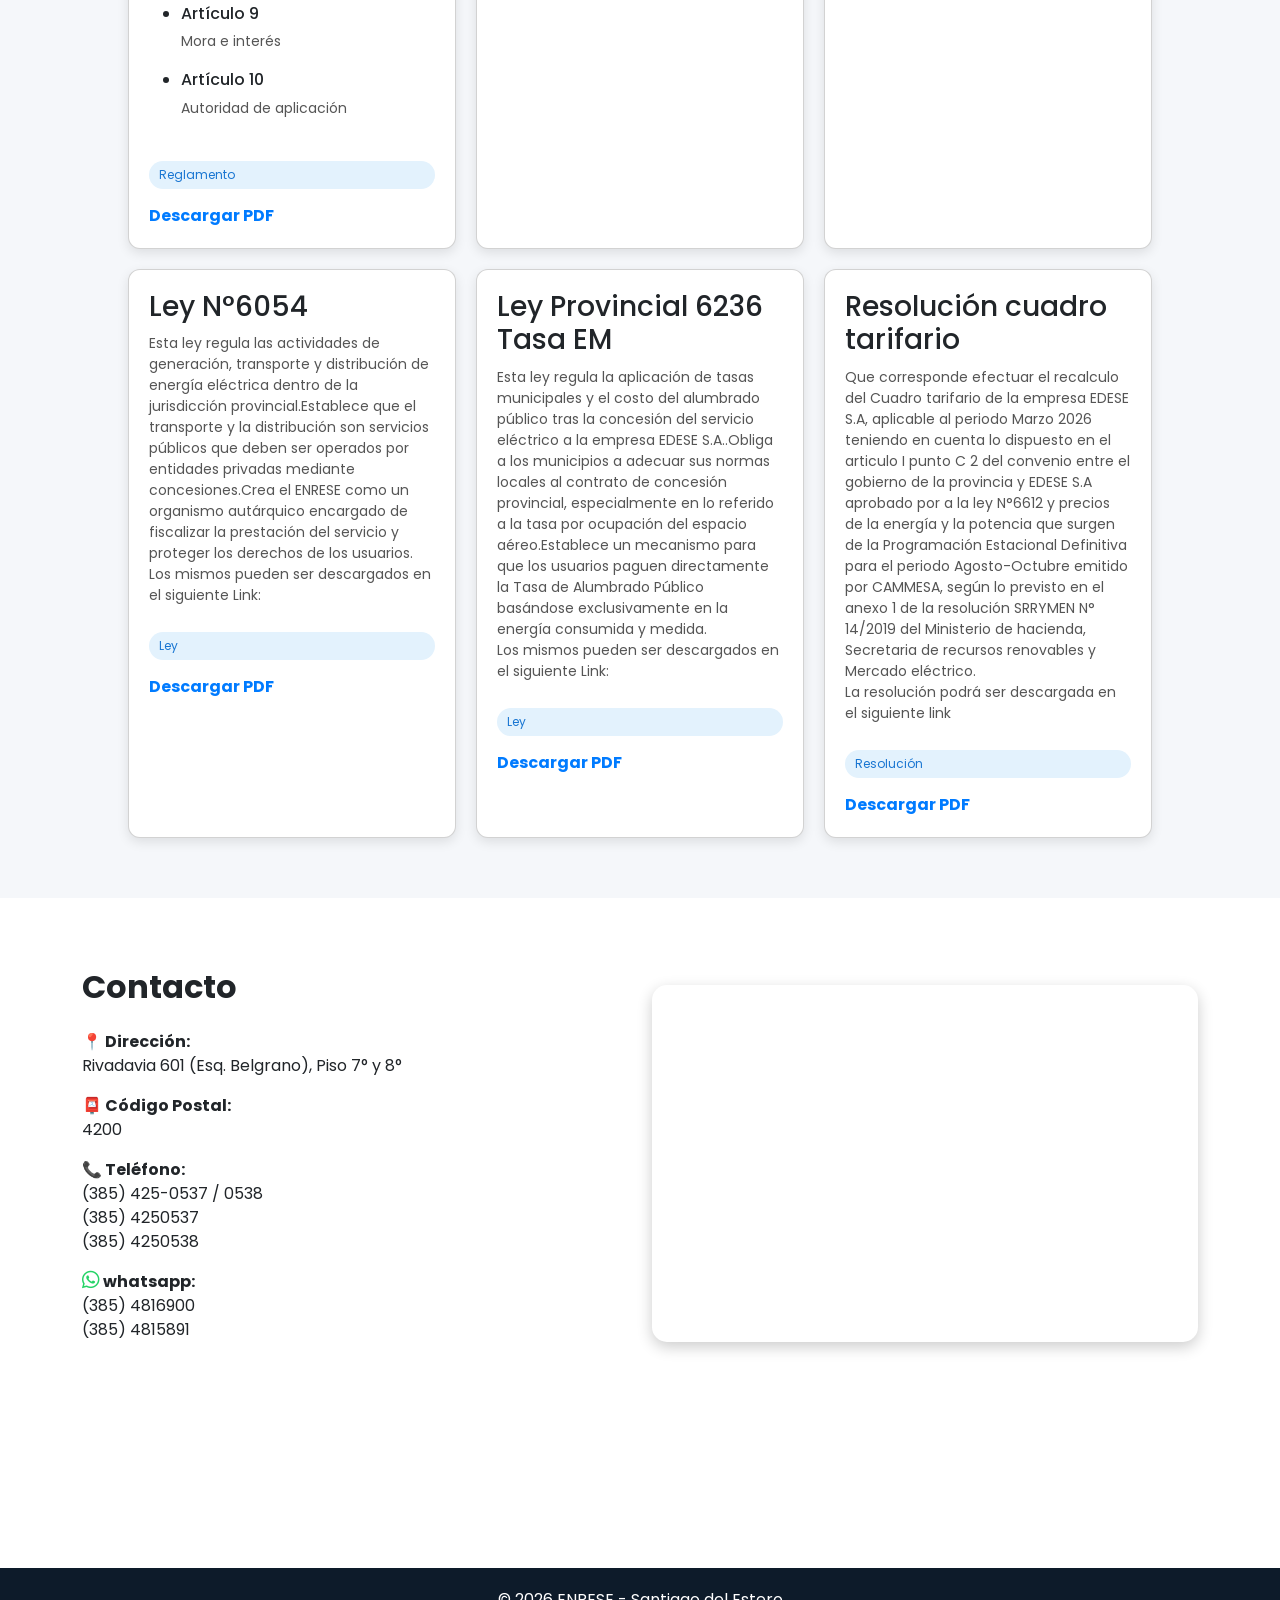
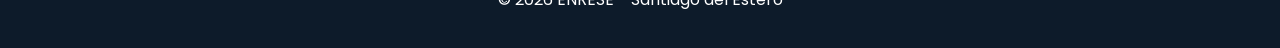
<file: Normativas.html>
<!DOCTYPE html>
<html lang="es">
<head>
    <meta charset="UTF-8">
    <meta name="viewport" content="width=device-width, initial-scale=1.0">
    <title>ENRESE</title>

    <!-- Bootstrap -->
    <link href="https://cdn.jsdelivr.net/npm/bootstrap@5.3.0/dist/css/bootstrap.min.css" rel="stylesheet">

    <!-- Fonts -->
    <link href="https://fonts.googleapis.com/css2?family=Poppins:wght@300;500;700&display=swap" rel="stylesheet">

    <!-- Icons -->
    <link rel="stylesheet" href="https://cdnjs.cloudflare.com/ajax/libs/font-awesome/6.0.0/css/all.min.css">

    <style>
        :root {
            --azul: #0d1b2a;
            --naranja: #f77f00;
            --gris: #333;
        }

        body {
            font-family: 'Poppins', sans-serif;
        }

        /* NAVBAR */
        .navbar {
            background: var(--azul);
        }

            .navbar a {
                color: white !important;
            }

                .navbar a:hover {
                    color: var(--naranja) !important;
                }

        /* HERO */
        .hero {
            background: url('img/bg.png') center/cover no-repeat;
            height: 500px;
            position: relative;
        }

        .overlay {
            background: rgba(0,0,0,0.6);
            height: 100%;
            display: flex;
            flex-direction: column;
            justify-content: center;
            padding: 60px;
            color: white;
        }

            .overlay h1 {
                font-size: 60px;
                font-weight: 700;
            }

        /* SECCIONES */
        section {
            padding: 70px 0;
        }

        /* CARDS */
        .card-custom {
            border: none;
            border-radius: 15px;
            padding: 25px;
            transition: 0.3s;
            box-shadow: 0 5px 15px rgba(0,0,0,0.1);
        }

            .card-custom:hover {
                transform: translateY(-10px);
            }

            .card-custom i {
                font-size: 30px;
                color: var(--naranja);
            }

        /* INFO SECTION */
        .info {
            background: #f4f4f4;
        }

        /* CONTACTO */
        .map-container {
            border-radius: 15px;
            overflow: hidden;
            box-shadow: 0 5px 15px rgba(0,0,0,0.2);
        }

        /* FOOTER */
        footer {
            background: var(--azul);
            color: white;
            padding: 20px;
            text-align: center;
        }
        html {
            scroll-behavior: smooth;
        }
        .hero {
            position: relative;
            height: 500px;
            overflow: hidden;
        }

            .hero::before {
                content: "";
                position: absolute;
                top: 0;
                left: 0;
                width: 100%;
                height: 100%;
                background: rgba(0,0,0,0.5); /* 🔥 ajustá acá la oscuridad */
                z-index: 1;
            }

        /* Aseguramos que el texto esté arriba */
        .overlay {
            position: absolute;
            z-index: 2;
        }
        .slide {
            position: absolute;
            width: 100%;
            height: 100%;
            background-size: cover;
            background-position: center;
            opacity: 0;
            transition: opacity 1s ease-in-out;
        }

            .slide.active {
                opacity: 3;
            }

        .overlay {
            position: absolute;
            top: 50%;
            left: 50%;
            transform: translate(-50%, -50%);
            color: white;
            text-align: center;
            background: rgba(0,0,0,0.4);
            width: 100%;
            height: 100%;
        }
            /* SOMBRA DE TEXTO */
            .overlay h1 {
                text-shadow: 2px 2px 6px rgba(0,0,0,0.8), 0 0 10px rgba(255,255,255,0.9);
            }

            .overlay h3 {
                text-shadow: 1px 1px 5px rgba(0,0,0,0.7), 0 0 8px rgba(255,255,255,0.8);
            }

            .overlay h5 {
                text-shadow: 1px 1px 4px rgba(0,0,0,0.6), 0 0 6px rgba(255,255,255,0.7);
            }

        /* ANIMACION */
        @keyframes fadeIn {
            from {
                opacity: 0;
                transform: translate(-50%, -60%);
            }

            to {
                opacity: 1;
                transform: translate(-50%, -50%);
            }
        }


        .normativas-section {
            padding: 60px 10%;
            background: #f5f7fa;
        }

        .titulo {
            text-align: center;
            margin-bottom: 30px;
            font-size: 32px;
            font-weight: bold;
        }

        /* FILTROS */
        .filtros {
            display: flex;
            gap: 15px;
            justify-content: center;
            margin-bottom: 30px;
        }

            .filtros input,
            .filtros select {
                padding: 10px;
                border-radius: 8px;
                border: 1px solid #ccc;
                width: 220px;
            }

        /* GRID */
        .grid-normativas {
            display: grid;
            grid-template-columns: repeat(auto-fill, minmax(280px, 1fr));
            gap: 20px;
        }

        /* CARD */
        .card {
            background: #fff;
            padding: 20px;
            border-radius: 12px;
            box-shadow: 0 4px 12px rgba(0,0,0,0.1);
            transition: 0.3s;
        }

            .card:hover {
                transform: translateY(-5px);
            }

            .card h3 {
                margin-bottom: 10px;
            }

            .card p {
                font-size: 14px;
                color: #555;
            }

        .tag {
            display: inline-block;
            margin-top: 10px;
            background: #e3f2fd;
            color: #1976d2;
            padding: 5px 10px;
            border-radius: 20px;
            font-size: 12px;
        }

        .card a {
            display: block;
            margin-top: 15px;
            color: #007bff;
            text-decoration: none;
            font-weight: bold;
        }
    </style>
   
</head>

<body>

    <!-- NAVBAR -->
    <nav class="navbar navbar-expand-lg">
        <div class="container">
            <a class="navbar-brand text-white fw-bold" href="index.html">ENRESE</a>

            <button class="navbar-toggler bg-light" data-bs-toggle="collapse" data-bs-target="#menu">
                <span class="navbar-toggler-icon"></span>
            </button>

            <div class="collapse navbar-collapse" id="menu">
                <ul class="navbar-nav ms-auto">
                    <li class="nav-item"><a class="nav-link" href="index.html">Inicio</a></li>
                    <li class="nav-item"><a class="nav-link" href="Tarifas.html">Tarifas</a></li>
                    <li class="nav-item"><a class="nav-link" href="Normativas.html">Normativa</a></li>
                    <li class="nav-item"><a class="nav-link" href="#contacto">Contacto</a></li>
                </ul>
            </div>
        </div>
    </nav>

    <!-- HERO -->
    <div class="hero" id="Inicio">
        <div class="slide active" style="background-image: url('img/img_titulo.jpeg');"></div>
        <div class="slide" style="background-image: url('img/bg.png');"></div>
        <div class="slide" style="background-image: url('img/bg2.png');"></div>

        <div class="overlay">
            <h1>ENRESE</h1>
            <h3>Ente Regulador de Energía de Santiago del Estero</h3>
            <h5>
                El Ente Regulador de Energía de Santiago del Estero (ENRESE) es el organismo encargado de supervisar, controlar y regular la prestación del servicio público de energía eléctrica.
            </h5>
        </div>
    </div>

    <!-- ===== SECCIÓN NORMATIVAS ===== -->
    <section id="normativas" class="normativas-section">

        <h2 class="titulo">Normativas</h2>

        <!-- 🔍 FILTROS -->
        <div class="filtros">
            <input type="text" id="buscador" placeholder="Buscar normativa...">

            <select id="filtroTipo">
                <option value="">Todos</option>
                <option value="Ley">Ley</option>
                <option value="Resolución">Resolución cuadro tarifario</option>
                <!--<option value="Resoluciónfc">Resolución Fondo compensador</option>-->
                <option value="Reglamento">Reglamento</option>
                <option value="Contrato">Contrato</option>
                <option value="Ley6054">Ley N°6054</option>
                <option value="tasaem">Ley Provincial 6236 Tasa EM</option>
            </select>
        </div>

        <!-- 📂 LISTADO -->
        <div class="grid-normativas" id="listaNormativas">
            <div class="card" data-tipo="Reglamento">
                <h3>Reglamento de suministro de energía eléctrica para los servicios prestados por Edese S.A</h3>
                <h4>El mismo declara:</h4>
                <ul class="lista-articulos">

                    <li>
                        <h6>Artículo 1</h6>
                        <p>Condiciones generales de suministro</p>
                    </li>

                    <li>
                        <h6>Artículo 2</h6>
                        <p>Obligaciones del titular y/o usuarios</p>
                    </li>

                    <li>
                        <h6>Artículo 3</h6>
                        <p>Derechos del titular</p>
                    </li>

                    <li>
                        <h6>Artículo 4</h6>
                        <p>Obligaciones de la empresa prestataria</p>
                    </li>

                    <li>
                        <h6>Artículo 5</h6>
                        <p>Derechos de la distribuidora</p>
                    </li>

                    <li>
                        <h6>Artículo 6</h6>
                        <p>Suspensión del suministro</p>
                    </li>

                    <li>
                        <h6>Artículo 7</h6>
                        <p>Corte de suministro</p>
                    </li>

                    <li>
                        <h6>Artículo 8</h6>
                        <p>Rehabilitación del servicio</p>
                    </li>

                    <li>
                        <h6>Artículo 9</h6>
                        <p>Mora e interés</p>
                    </li>

                    <li>
                        <h6>Artículo 10</h6>
                        <p>Autoridad de aplicación</p>
                    </li>

                </ul>
                <span class="tag">Reglamento</span>
                <a href="pdf/reglamento/Reglamento-de-Suministro.pdf">Descargar PDF</a>
            </div>

            <div class="card" data-tipo="Ley">
                <h3>Ley N°6612</h3>
                <p>
                    La cámara de diputados de la provincia sanciona la Ley N°6612 y el Convenio de modificación del contrato de concesión de servicio publico de “Distribución, comercialización y generación aislada de energía eléctrica en la provincia de Santiago del Estero”.<br />
                    Los mismos pueden ser descargados en el siguiente Link:
                </p>
                <span class="tag">Ley</span>
                <a href="pdf/ley6612/Convenio-de-Modificacion-de-clausulas-del-Contrato-de-Concesion-Ley-6612-convertido.pdf">Descargar PDF</a>
            </div>

            <div class="card" data-tipo="Contrato">
                <h3>Contrato de concesión</h3>
                <p>
                    CONCURSO  PUBLICO  INTERNACIONAL PARA LA VENTA DE ACCIONES DE  “EDESE S.A.”.
                    SERVICIO DE DISTRIBUCIÓN, COMERCIALIZACIÓN Y GENERACIÓN AISLADA DE LA PROVINCIA DE SANTIAGO DEL ESTERO.<br />
                    El contrato de concesión para los servicios por Edese puede ser descargar en el siguiente Link:
                </p>
                <span class="tag">Contrato</span>
                <a href="pdf/contrato/Contrato-de-Concesion-para-los-servicios-prestados-por-EDESE-S.A.-convertido.pdf">Descargar PDF</a>
            </div>

            <div class="card" data-tipo="Ley6054">
                <h3>Ley N°6054</h3>
                <p>
                    Esta ley regula las actividades de generación, transporte y distribución de energía eléctrica dentro de la jurisdicción provincial.Establece que el transporte y la distribución son servicios públicos que deben ser operados por entidades privadas mediante concesiones.Crea el ENRESE como un organismo autárquico encargado de fiscalizar la prestación del servicio y proteger los derechos de los usuarios.<br />
                    Los mismos pueden ser descargados en el siguiente Link:
                </p>
                <span class="tag">Ley</span>
                <a href="pdf/ley6054/Ley6054.pdf">Descargar PDF</a>
            </div>

            <div class="card" data-tipo="tasaem">
                <h3>Ley Provincial 6236 Tasa EM</h3>
                <p>
                    Esta ley regula la aplicación de tasas municipales y el costo del alumbrado público tras la concesión del servicio eléctrico a la empresa EDESE S.A..Obliga a los municipios a adecuar sus normas locales al contrato de concesión provincial, especialmente en lo referido a la tasa por ocupación del espacio aéreo.Establece un mecanismo para que los usuarios paguen directamente la Tasa de Alumbrado Público basándose exclusivamente en la energía consumida y medida.<br />
                    Los mismos pueden ser descargados en el siguiente Link:
                </p>
                <span class="tag">Ley</span>
                <a href="pdf/leyprovincial6236TasaEM/TasaEm.pdf">Descargar PDF</a>
            </div>

            <div class="card" data-tipo="Resolución">
        <h3>Resolución cuadro tarifario</h3>
        <p>
            Que corresponde efectuar el recalculo del Cuadro tarifario de la empresa EDESE S.A, aplicable al periodo Marzo 2026 teniendo en cuenta lo dispuesto en el articulo I punto C 2 del convenio entre el gobierno de la provincia y EDESE S.A aprobado por a la ley N°6612 y precios de la energía y la potencia que surgen de la Programación Estacional Definitiva para el periodo Agosto-Octubre emitido por CAMMESA, según lo previsto en el anexo 1 de la resolución SRRYMEN N° 14/2019 del Ministerio de hacienda, Secretaria de recursos renovables y Mercado eléctrico.<br />
            La resolución podrá ser descargada en el siguiente link
        </p>
        <span class="tag">Resolución</span>
        <a href="pdf/resolucioncuadrotarifario/CT_Marzo2026.pdf">Descargar PDF</a>
    </div>
            <!--<div class="card" data-tipo="Resoluciónfc">
        <h3>Resolución Fondo compensador</h3>
        <p>
            Dicho Fondo surgió bajo la necesidad de morigerar la incidencia tarifaria derivada de la política energética aplicada por el gobierno nacional en el periodo 2016-2019, lo cual provoco incrementos sustanciales en los valores de la energía y la potencia en general, que son la materia prima del servicio de la energía eléctrica, resultando en valores de facturación de alto impacto económico en los usuarios del servicio.<br />
            La resolución podrá ser descargada en el siguiente link:
        </p>
        <span class="tag">Reglamento</span>
        <a href="pdf/resolucionfondocompensador/Resolucion-Fondo-Compensador.pdf">Descargar PDF</a>
    </div>-->

        </div>
    </section>

    <!-- CONTACTO -->
    <section id="contacto">
        <div class="container">
            <div class="row align-items-center">

                <!-- TEXTO -->
                <div class="col-md-6">
                    <h2 class="fw-bold mb-4">Contacto</h2>

                    <p>
                        <strong>📍 Dirección:</strong><br>
                        Rivadavia 601 (Esq. Belgrano), Piso 7° y 8°
                    </p>

                    <p>
                        <strong>📮 Código Postal:</strong><br>
                        4200
                    </p>

                    <p>
                        <strong>📞 Teléfono:</strong><br>
                        (385) 425-0537 / 0538 <br />
                        (385) 4250537<br />
                        (385) 4250538 <br />
                    </p>
                    <p>
                        <strong>
                            <link rel="stylesheet" href="https://cdnjs.cloudflare.com/ajax/libs/font-awesome/6.5.0/css/all.min.css">
                            <i class="fa-brands fa-whatsapp" style="color: #25D366; font-size: 20px;"></i>  whatsapp:
                        </strong><br /> (385) 4816900 <br /> (385) 4815891
                    </p>

                </div>

                <!-- MAPA -->
                <div class="col-md-6">
                    <div class="map-container">
                        <iframe src="https://www.google.com/maps?q=Rivadavia+601+Santiago+del+Estero&output=embed"
                                width="100%"
                                height="350"
                                style="border:0;"
                                allowfullscreen=""
                                loading="lazy">
                        </iframe>
                    </div>
                </div>

            </div>
        </div>
    </section>

    <section>
        <!-- WhatsApp -->
        <a href="https://wa.me/5493854816900?text=Hola,%20quiero%20realizar%20una%20consulta"
           class="whatsapp-float"
           target="_blank">
            <i class="fab fa-whatsapp"></i>
        </a>
    </section>
    <style>
        .whatsapp-float {
            position: fixed;
            width: 60px;
            height: 60px;
            bottom: 25px;
            right: 25px;
            background-color: #25D366;
            color: #FFF;
            border-radius: 50%;
            text-align: center;
            font-size: 30px;
            box-shadow: 0 8px 20px rgba(0,0,0,0.3);
            z-index: 1000;
            transition: 0.3s;
        }

            .whatsapp-float i {
                line-height: 60px;
            }

            .whatsapp-float:hover {
                transform: scale(1.1);
                background-color: #1ebe5d;
            }
    </style>

    <!-- FOOTER -->
    <footer>
        <p>© 2026 ENRESE - Santiago del Estero</p>
    </footer>

    <script src="https://cdn.jsdelivr.net/npm/bootstrap@5.3.0/dist/js/bootstrap.bundle.min.js"></script>
    <script>
        let slides = document.querySelectorAll('.slide');
        let index = 0;

        setInterval(() => {
            slides[index].classList.remove('active');
            index = (index + 1) % slides.length;
            slides[index].classList.add('active');
        }, 4000);
    </script>
    <script>
        const buscador = document.getElementById("buscador");
        const filtroTipo = document.getElementById("filtroTipo");
        const cards = document.querySelectorAll(".card");

        function filtrar() {
            const texto = buscador.value.toLowerCase();
            const tipo = filtroTipo.value;

            cards.forEach(card => {
                const titulo = card.querySelector("h3").innerText.toLowerCase();
                const cardTipo = card.getAttribute("data-tipo");

                const coincideTexto = titulo.includes(texto);
                const coincideTipo = tipo === "" || tipo === cardTipo;

                if (coincideTexto && coincideTipo) {
                    card.style.display = "block";
                } else {
                    card.style.display = "none";
                }
            });
        }

        buscador.addEventListener("keyup", filtrar);
        filtroTipo.addEventListener("change", filtrar);
    </script>
</body>
</html>
</file>
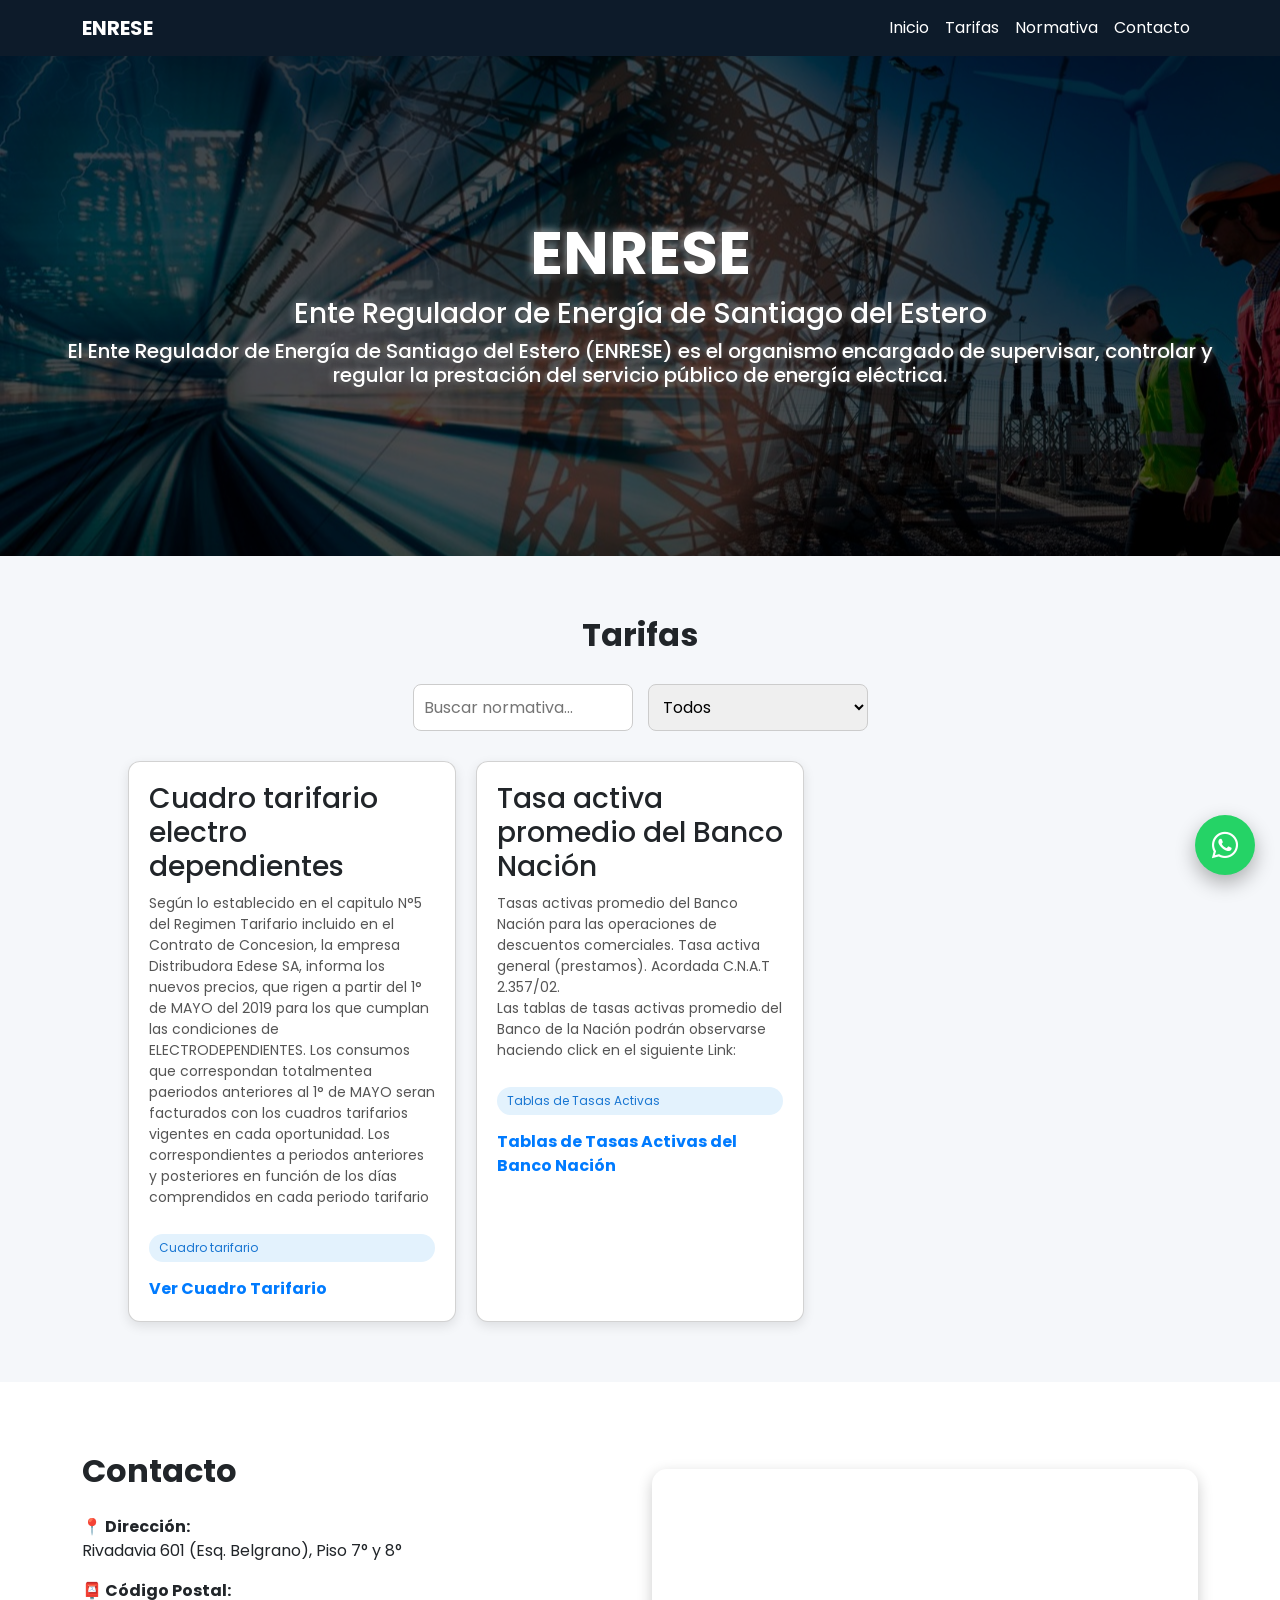
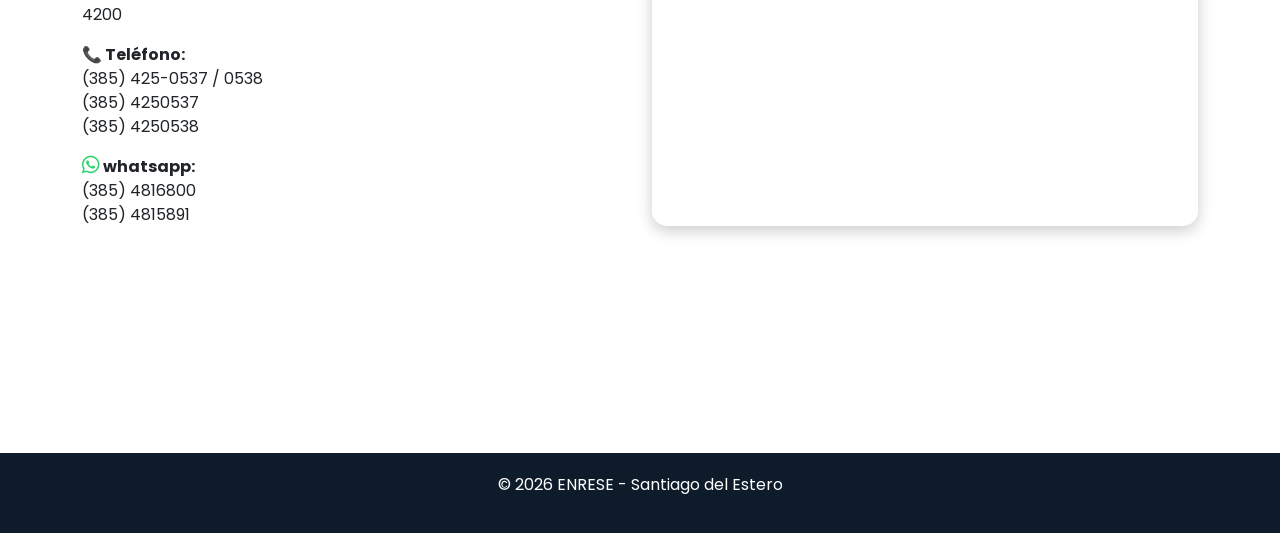
<file: Tarifas.html>
<!DOCTYPE html>
<html lang="es">
<head>
    <meta charset="UTF-8">
    <meta name="viewport" content="width=device-width, initial-scale=1.0">
    <title>ENRESE</title>

    <!-- Bootstrap -->
    <link href="https://cdn.jsdelivr.net/npm/bootstrap@5.3.0/dist/css/bootstrap.min.css" rel="stylesheet">

    <!-- Fonts -->
    <link href="https://fonts.googleapis.com/css2?family=Poppins:wght@300;500;700&display=swap" rel="stylesheet">

    <!-- Icons -->
    <link rel="stylesheet" href="https://cdnjs.cloudflare.com/ajax/libs/font-awesome/6.0.0/css/all.min.css">

    <style>
        :root {
            --azul: #0d1b2a;
            --naranja: #f77f00;
            --gris: #333;
        }

        body {
            font-family: 'Poppins', sans-serif;
        }

        /* NAVBAR */
        .navbar {
            background: var(--azul);
        }

            .navbar a {
                color: white !important;
            }

                .navbar a:hover {
                    color: var(--naranja) !important;
                }

        /* HERO */
        .hero {
            background: url('img/bg.png') center/cover no-repeat;
            height: 500px;
            position: relative;
        }

        .overlay {
            background: rgba(0,0,0,0.6);
            height: 100%;
            display: flex;
            flex-direction: column;
            justify-content: center;
            padding: 60px;
            color: white;
        }

            .overlay h1 {
                font-size: 60px;
                font-weight: 700;
            }

        /* SECCIONES */
        section {
            padding: 70px 0;
        }

        /* CARDS */
        .card-custom {
            border: none;
            border-radius: 15px;
            padding: 25px;
            transition: 0.3s;
            box-shadow: 0 5px 15px rgba(0,0,0,0.1);
        }

            .card-custom:hover {
                transform: translateY(-10px);
            }

            .card-custom i {
                font-size: 30px;
                color: var(--naranja);
            }

        /* INFO SECTION */
        .info {
            background: #f4f4f4;
        }

        /* CONTACTO */
        .map-container {
            border-radius: 15px;
            overflow: hidden;
            box-shadow: 0 5px 15px rgba(0,0,0,0.2);
        }

        /* FOOTER */
        footer {
            background: var(--azul);
            color: white;
            padding: 20px;
            text-align: center;
        }
        html {
            scroll-behavior: smooth;
        }
        .hero {
            position: relative;
            height: 500px;
            overflow: hidden;
        }

            .hero::before {
                content: "";
                position: absolute;
                top: 0;
                left: 0;
                width: 100%;
                height: 100%;
                background: rgba(0,0,0,0.5); /* 🔥 ajustá acá la oscuridad */
                z-index: 1;
            }

        /* Aseguramos que el texto esté arriba */
        .overlay {
            position: absolute;
            z-index: 2;
        }
        .slide {
            position: absolute;
            width: 100%;
            height: 100%;
            background-size: cover;
            background-position: center;
            opacity: 0;
            transition: opacity 1s ease-in-out;
        }

            .slide.active {
                opacity: 3;
            }

        .overlay {
            position: absolute;
            top: 50%;
            left: 50%;
            transform: translate(-50%, -50%);
            color: white;
            text-align: center;
            background: rgba(0,0,0,0.4);
            width: 100%;
            height: 100%;
        }
            /* SOMBRA DE TEXTO */
            .overlay h1 {
                text-shadow: 2px 2px 6px rgba(0,0,0,0.8), 0 0 10px rgba(255,255,255,0.9);
            }

            .overlay h3 {
                text-shadow: 1px 1px 5px rgba(0,0,0,0.7), 0 0 8px rgba(255,255,255,0.8);
            }

            .overlay h5 {
                text-shadow: 1px 1px 4px rgba(0,0,0,0.6), 0 0 6px rgba(255,255,255,0.7);
            }

        /* ANIMACION */
        @keyframes fadeIn {
            from {
                opacity: 0;
                transform: translate(-50%, -60%);
            }

            to {
                opacity: 1;
                transform: translate(-50%, -50%);
            }
        }


        .normativas-section {
            padding: 60px 10%;
            background: #f5f7fa;
        }

        .titulo {
            text-align: center;
            margin-bottom: 30px;
            font-size: 32px;
            font-weight: bold;
        }

        /* FILTROS */
        .filtros {
            display: flex;
            gap: 15px;
            justify-content: center;
            margin-bottom: 30px;
        }

            .filtros input,
            .filtros select {
                padding: 10px;
                border-radius: 8px;
                border: 1px solid #ccc;
                width: 220px;
            }

        /* GRID */
        .grid-normativas {
            display: grid;
            grid-template-columns: repeat(auto-fill, minmax(280px, 1fr));
            gap: 20px;
        }

        /* CARD */
        .card {
            background: #fff;
            padding: 20px;
            border-radius: 12px;
            box-shadow: 0 4px 12px rgba(0,0,0,0.1);
            transition: 0.3s;
        }

            .card:hover {
                transform: translateY(-5px);
            }

            .card h3 {
                margin-bottom: 10px;
            }

            .card p {
                font-size: 14px;
                color: #555;
            }

        .tag {
            display: inline-block;
            margin-top: 10px;
            background: #e3f2fd;
            color: #1976d2;
            padding: 5px 10px;
            border-radius: 20px;
            font-size: 12px;
        }

        .card a {
            display: block;
            margin-top: 15px;
            color: #007bff;
            text-decoration: none;
            font-weight: bold;
        }
    </style>
   
</head>

<body>

    <!-- NAVBAR -->
    <nav class="navbar navbar-expand-lg">
        <div class="container">
            <a class="navbar-brand text-white fw-bold" href="index.html">ENRESE</a>

            <button class="navbar-toggler bg-light" data-bs-toggle="collapse" data-bs-target="#menu">
                <span class="navbar-toggler-icon"></span>
            </button>

            <div class="collapse navbar-collapse" id="menu">
                <ul class="navbar-nav ms-auto">
                    <li class="nav-item"><a class="nav-link" href="index.html">Inicio</a></li>
                    <li class="nav-item"><a class="nav-link" href="Tarifas.html">Tarifas</a></li>
                    <li class="nav-item"><a class="nav-link" href="Normativas.html">Normativa</a></li>
                    <li class="nav-item"><a class="nav-link" href="#contacto">Contacto</a></li>
                </ul>
            </div>
        </div>
    </nav>

    <!-- HERO -->
    <div class="hero" id="Inicio">
        <div class="slide active" style="background-image: url('img/img_titulo.jpeg');"></div>
        <div class="slide" style="background-image: url('img/bg.png');"></div>
        <div class="slide" style="background-image: url('img/bg2.png');"></div>

        <div class="overlay">
            <h1>ENRESE</h1>
            <h3>Ente Regulador de Energía de Santiago del Estero</h3>
            <h5>
                El Ente Regulador de Energía de Santiago del Estero (ENRESE) es el organismo encargado de supervisar, controlar y regular la prestación del servicio público de energía eléctrica.
            </h5>
        </div>
    </div>

    <!-- ===== SECCIÓN NORMATIVAS ===== -->
    <section id="normativas" class="normativas-section">

        <h2 class="titulo">Tarifas</h2>

        <!-- 🔍 FILTROS -->
        <div class="filtros">
            <input type="text" id="buscador" placeholder="Buscar normativa...">

            <select id="filtroTipo">
                <option value="">Todos</option>
                <!--<option value="Cuadrotarifario">Cuadro tarifario</option>-->
                <option value="Cuadrotarifarioelectrodependientes">Cuadro tarifario electro dependientes</option>
                <option value="Tasaactiva">Tasa activa promedio del Banco Nación</option>
            </select>
        </div>

        <!-- 📂 LISTADO -->
        <div class="grid-normativas" id="listaNormativas">

            <!--<div class="card" data-tipo="Cuadrotarifario">
                <h3>Cuadro tarifario</h3>
                <p>
                    Según lo establecido en el capitulo N°5 del Régimen Tarifario incluido en el contrato de Concesión, la empresa distribuidora Edese SA informa a sus clientes los nuevos precios, por suministro eléctrico, que rigen a partir del 1 de AGOSTO del 2019.
                    Los consumos que corresponden totalmente a periodos anteriores al 1 de AGOSTO serán facturados con los cuadros tarifarios vigentes en cada oportunidad. Los correspondientes a periodos anteriores y posteriores serán prorrateados en función de los días comprendidos en cada periodo tarifario.
                </p>
                <span class="tag">Cuadro tarifario</span>
                <a href="pdf/ley6612/Convenio-de-Modificacion-de-clausulas-del-Contrato-de-Concesion-Ley-6612-convertido.pdf">Ver Cuadro Tarifario</a>
            </div>-->

            <div class="card" data-tipo="Cuadrotarifarioelectrodependientes">
                <h3>Cuadro tarifario electro dependientes</h3>
                <p>
                    Según lo establecido en el capitulo N°5 del Regimen Tarifario incluido en el Contrato de Concesion, la empresa Distribudora Edese SA, informa los nuevos precios, que rigen a partir del 1° de MAYO del 2019 para los que cumplan las condiciones de ELECTRODEPENDIENTES.
                    Los consumos que correspondan totalmentea paeriodos anteriores al 1° de MAYO seran facturados con los cuadros tarifarios vigentes en cada oportunidad. Los correspondientes a periodos anteriores y posteriores en función de los días comprendidos en cada periodo tarifario
                </p>
                <span class="tag">Cuadro tarifario</span>
                <a href="pdf/contrato/Contrato-de-Concesion-para-los-servicios-prestados-por-EDESE-S.A.-convertido.pdf">Ver Cuadro Tarifario</a>
            </div>

            <div class="card" data-tipo="Tasaactiva">
                <h3>Tasa activa promedio del Banco Nación</h3>
                <p>
                    Tasas activas promedio del Banco Nación para las operaciones de descuentos comerciales. Tasa activa general (prestamos). Acordada C.N.A.T 2.357/02.<br />
                    Las tablas de tasas activas promedio del Banco de la Nación podrán observarse haciendo click en el siguiente Link:
                </p>
                <span class="tag">Tablas de Tasas Activas</span>
                <a href="https://trivia.consejo.org.ar/">Tablas de Tasas Activas del Banco Nación</a>
            </div>


        </div>
    </section>

    <!-- CONTACTO -->
    <section id="contacto">
        <div class="container">
            <div class="row align-items-center">

                <!-- TEXTO -->
                <div class="col-md-6">
                    <h2 class="fw-bold mb-4">Contacto</h2>

                    <p>
                        <strong>📍 Dirección:</strong><br>
                        Rivadavia 601 (Esq. Belgrano), Piso 7° y 8°
                    </p>

                    <p>
                        <strong>📮 Código Postal:</strong><br>
                        4200
                    </p>

                    <p>
                        <strong>📞 Teléfono:</strong><br>
                        (385) 425-0537 / 0538 <br />
                        (385) 4250537<br />
                        (385) 4250538 <br />
                    </p>
                    <p>
                        <strong>
                            <link rel="stylesheet" href="https://cdnjs.cloudflare.com/ajax/libs/font-awesome/6.5.0/css/all.min.css">
                            <i class="fa-brands fa-whatsapp" style="color: #25D366; font-size: 20px;"></i>  whatsapp:
                        </strong><br /> (385) 4816800 <br /> (385) 4815891
                    </p>

                </div>

                <!-- MAPA -->
                <div class="col-md-6">
                    <div class="map-container">
                        <iframe src="https://www.google.com/maps?q=Rivadavia+601+Santiago+del+Estero&output=embed"
                                width="100%"
                                height="350"
                                style="border:0;"
                                allowfullscreen=""
                                loading="lazy">
                        </iframe>
                    </div>
                </div>

            </div>
        </div>
    </section>
    <section>
        <!-- WhatsApp -->
        <a href="https://wa.me/5493854816900?text=Hola,%20quiero%20realizar%20una%20consulta"
           class="whatsapp-float"
           target="_blank">
            <i class="fab fa-whatsapp"></i>
        </a>
    </section>
    <style>
        .whatsapp-float {
            position: fixed;
            width: 60px;
            height: 60px;
            bottom: 25px;
            right: 25px;
            background-color: #25D366;
            color: #FFF;
            border-radius: 50%;
            text-align: center;
            font-size: 30px;
            box-shadow: 0 8px 20px rgba(0,0,0,0.3);
            z-index: 1000;
            transition: 0.3s;
        }

            .whatsapp-float i {
                line-height: 60px;
            }

            .whatsapp-float:hover {
                transform: scale(1.1);
                background-color: #1ebe5d;
            }
    </style>



    <!-- FOOTER -->
    <footer>
        <p>© 2026 ENRESE - Santiago del Estero</p>
    </footer>

    <script src="https://cdn.jsdelivr.net/npm/bootstrap@5.3.0/dist/js/bootstrap.bundle.min.js"></script>
    <script>
        let slides = document.querySelectorAll('.slide');
        let index = 0;

        setInterval(() => {
            slides[index].classList.remove('active');
            index = (index + 1) % slides.length;
            slides[index].classList.add('active');
        }, 4000);
    </script>
    <script>
        const buscador = document.getElementById("buscador");
        const filtroTipo = document.getElementById("filtroTipo");
        const cards = document.querySelectorAll(".card");

        function filtrar() {
            const texto = buscador.value.toLowerCase();
            const tipo = filtroTipo.value;

            cards.forEach(card => {
                const titulo = card.querySelector("h3").innerText.toLowerCase();
                const cardTipo = card.getAttribute("data-tipo");

                const coincideTexto = titulo.includes(texto);
                const coincideTipo = tipo === "" || tipo === cardTipo;

                if (coincideTexto && coincideTipo) {
                    card.style.display = "block";
                } else {
                    card.style.display = "none";
                }
            });
        }

        buscador.addEventListener("keyup", filtrar);
        filtroTipo.addEventListener("change", filtrar);
    </script>
</body>
</html>
</file>
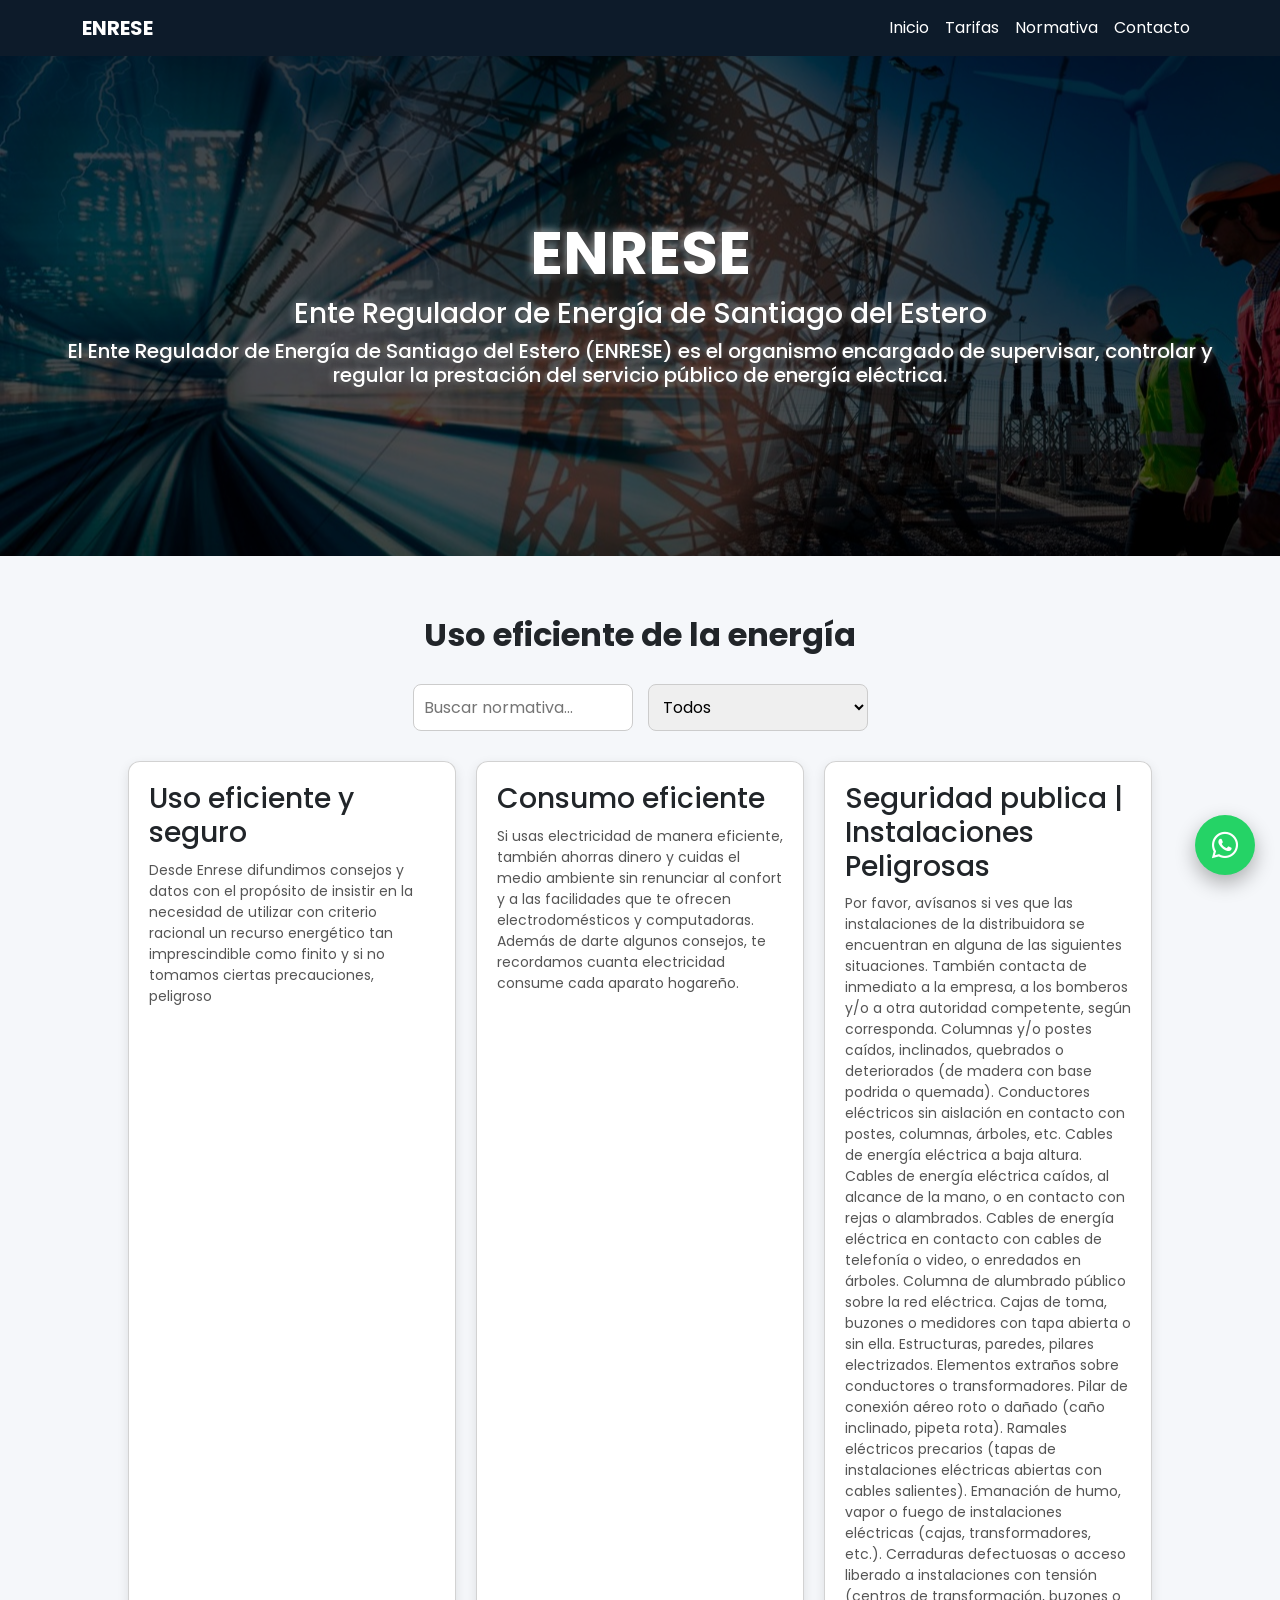
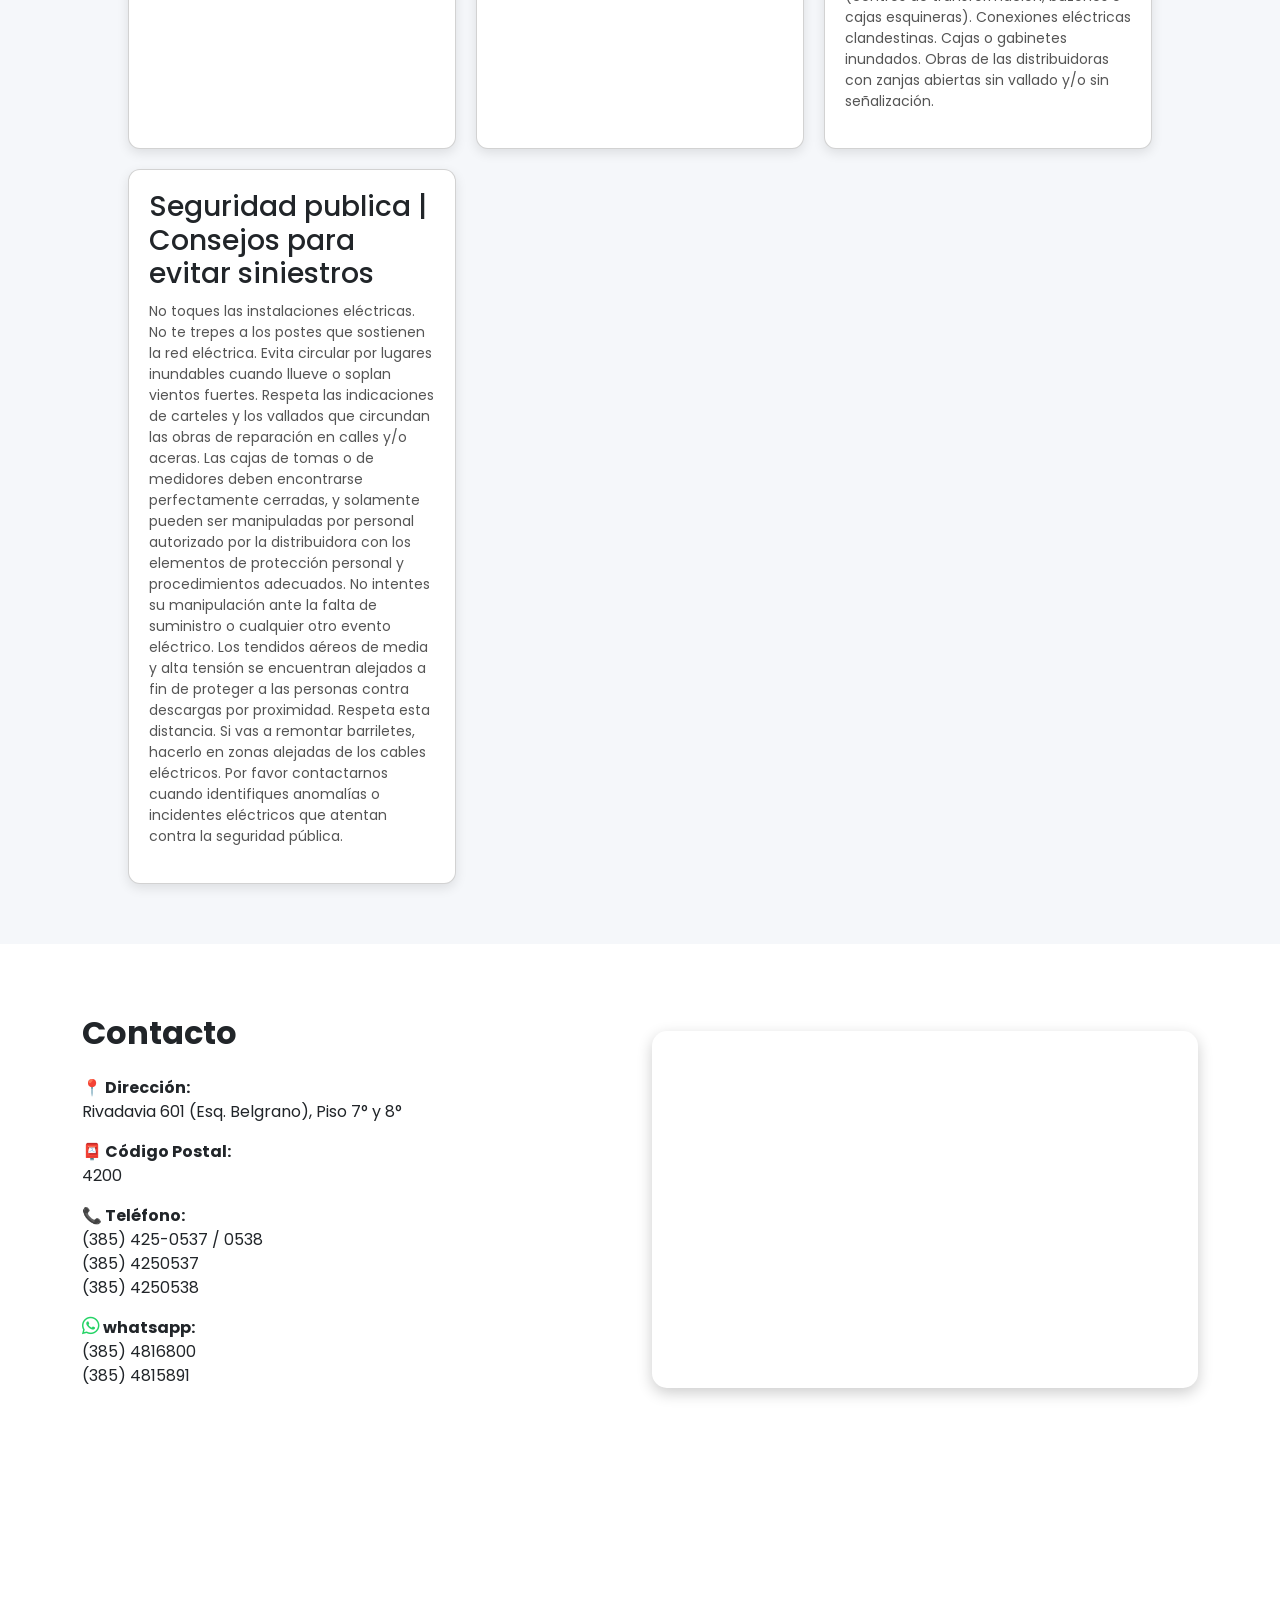
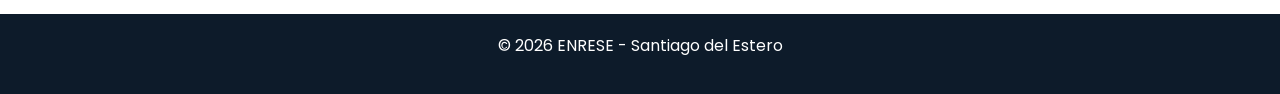
<file: Usoeficientedelaenergía.html>
<!DOCTYPE html>
<html lang="es">
<head>
    <meta charset="UTF-8">
    <meta name="viewport" content="width=device-width, initial-scale=1.0">
    <title>ENRESE</title>

    <!-- Bootstrap -->
    <link href="https://cdn.jsdelivr.net/npm/bootstrap@5.3.0/dist/css/bootstrap.min.css" rel="stylesheet">

    <!-- Fonts -->
    <link href="https://fonts.googleapis.com/css2?family=Poppins:wght@300;500;700&display=swap" rel="stylesheet">

    <!-- Icons -->
    <link rel="stylesheet" href="https://cdnjs.cloudflare.com/ajax/libs/font-awesome/6.0.0/css/all.min.css">

    <style>
        :root {
            --azul: #0d1b2a;
            --naranja: #f77f00;
            --gris: #333;
        }

        body {
            font-family: 'Poppins', sans-serif;
        }

        /* NAVBAR */
        .navbar {
            background: var(--azul);
        }

            .navbar a {
                color: white !important;
            }

                .navbar a:hover {
                    color: var(--naranja) !important;
                }

        /* HERO */
        .hero {
            background: url('img/bg.png') center/cover no-repeat;
            height: 500px;
            position: relative;
        }

        .overlay {
            background: rgba(0,0,0,0.6);
            height: 100%;
            display: flex;
            flex-direction: column;
            justify-content: center;
            padding: 60px;
            color: white;
        }

            .overlay h1 {
                font-size: 60px;
                font-weight: 700;
            }

        /* SECCIONES */
        section {
            padding: 70px 0;
        }

        /* CARDS */
        .card-custom {
            border: none;
            border-radius: 15px;
            padding: 25px;
            transition: 0.3s;
            box-shadow: 0 5px 15px rgba(0,0,0,0.1);
        }

            .card-custom:hover {
                transform: translateY(-10px);
            }

            .card-custom i {
                font-size: 30px;
                color: var(--naranja);
            }

        /* INFO SECTION */
        .info {
            background: #f4f4f4;
        }

        /* CONTACTO */
        .map-container {
            border-radius: 15px;
            overflow: hidden;
            box-shadow: 0 5px 15px rgba(0,0,0,0.2);
        }

        /* FOOTER */
        footer {
            background: var(--azul);
            color: white;
            padding: 20px;
            text-align: center;
        }
        html {
            scroll-behavior: smooth;
        }
        .hero {
            position: relative;
            height: 500px;
            overflow: hidden;
        }

            .hero::before {
                content: "";
                position: absolute;
                top: 0;
                left: 0;
                width: 100%;
                height: 100%;
                background: rgba(0,0,0,0.5); /* 🔥 ajustá acá la oscuridad */
                z-index: 1;
            }

        /* Aseguramos que el texto esté arriba */
        .overlay {
            position: absolute;
            z-index: 2;
        }
        .slide {
            position: absolute;
            width: 100%;
            height: 100%;
            background-size: cover;
            background-position: center;
            opacity: 0;
            transition: opacity 1s ease-in-out;
        }

            .slide.active {
                opacity: 3;
            }

        .overlay {
            position: absolute;
            top: 50%;
            left: 50%;
            transform: translate(-50%, -50%);
            color: white;
            text-align: center;
            background: rgba(0,0,0,0.4);
            width: 100%;
            height: 100%;
        }
            /* SOMBRA DE TEXTO */
            .overlay h1 {
                text-shadow: 2px 2px 6px rgba(0,0,0,0.8), 0 0 10px rgba(255,255,255,0.9);
            }

            .overlay h3 {
                text-shadow: 1px 1px 5px rgba(0,0,0,0.7), 0 0 8px rgba(255,255,255,0.8);
            }

            .overlay h5 {
                text-shadow: 1px 1px 4px rgba(0,0,0,0.6), 0 0 6px rgba(255,255,255,0.7);
            }

        /* ANIMACION */
        @keyframes fadeIn {
            from {
                opacity: 0;
                transform: translate(-50%, -60%);
            }

            to {
                opacity: 1;
                transform: translate(-50%, -50%);
            }
        }


        .normativas-section {
            padding: 60px 10%;
            background: #f5f7fa;
        }

        .titulo {
            text-align: center;
            margin-bottom: 30px;
            font-size: 32px;
            font-weight: bold;
        }

        /* FILTROS */
        .filtros {
            display: flex;
            gap: 15px;
            justify-content: center;
            margin-bottom: 30px;
        }

            .filtros input,
            .filtros select {
                padding: 10px;
                border-radius: 8px;
                border: 1px solid #ccc;
                width: 220px;
            }

        /* GRID */
        .grid-normativas {
            display: grid;
            grid-template-columns: repeat(auto-fill, minmax(280px, 1fr));
            gap: 20px;
        }

        /* CARD */
        .card {
            background: #fff;
            padding: 20px;
            border-radius: 12px;
            box-shadow: 0 4px 12px rgba(0,0,0,0.1);
            transition: 0.3s;
        }

            .card:hover {
                transform: translateY(-5px);
            }

            .card h3 {
                margin-bottom: 10px;
            }

            .card p {
                font-size: 14px;
                color: #555;
            }

        .tag {
            display: inline-block;
            margin-top: 10px;
            background: #e3f2fd;
            color: #1976d2;
            padding: 5px 10px;
            border-radius: 20px;
            font-size: 12px;
        }

        .card a {
            display: block;
            margin-top: 15px;
            color: #007bff;
            text-decoration: none;
            font-weight: bold;
        }
    </style>
   
</head>

<body>

    <!-- NAVBAR -->
    <nav class="navbar navbar-expand-lg">
        <div class="container">
            <a class="navbar-brand text-white fw-bold" href="index.html">ENRESE</a>

            <button class="navbar-toggler bg-light" data-bs-toggle="collapse" data-bs-target="#menu">
                <span class="navbar-toggler-icon"></span>
            </button>

            <div class="collapse navbar-collapse" id="menu">
                <ul class="navbar-nav ms-auto">
                    <li class="nav-item"><a class="nav-link" href="index.html">Inicio</a></li>
                    <li class="nav-item"><a class="nav-link" href="Tarifas.html">Tarifas</a></li>
                    <li class="nav-item"><a class="nav-link" href="Normativas.html">Normativa</a></li>
                    <li class="nav-item"><a class="nav-link" href="#contacto">Contacto</a></li>
                </ul>
            </div>
        </div>
    </nav>

    <!-- HERO -->
    <div class="hero" id="Inicio">
        <div class="slide active" style="background-image: url('img/img_titulo.jpeg');"></div>
        <div class="slide" style="background-image: url('img/bg.png');"></div>
        <div class="slide" style="background-image: url('img/bg2.png');"></div>

        <div class="overlay">
            <h1>ENRESE</h1>
            <h3>Ente Regulador de Energía de Santiago del Estero</h3>
            <h5>
                El Ente Regulador de Energía de Santiago del Estero (ENRESE) es el organismo encargado de supervisar, controlar y regular la prestación del servicio público de energía eléctrica.
            </h5>
        </div>
    </div>

    <!-- ===== SECCIÓN NORMATIVAS ===== -->
    <section id="normativas" class="normativas-section">

        <h2 class="titulo">Uso eficiente de la energía</h2>

        <!-- 🔍 FILTROS -->
        <div class="filtros">
            <input type="text" id="buscador" placeholder="Buscar normativa...">

            <select id="filtroTipo">
                <option value="">Todos</option>
                <option value="Usoeficienteyseguro">Uso eficiente y seguro</option>
                <option value="Consumoeficiente">Consumo eficiente</option>
                <option value="Seguridadpublica">Seguridad publica | Instalaciones Peligrosas</option>
                <option value="Seguridadpublicaces">Seguridad publica | Consejos para evitar siniestros</option>
            </select>
        </div>

        <!-- 📂 LISTADO -->
        <div class="grid-normativas" id="listaNormativas">

            <div class="card" data-tipo="Usoeficienteyseguro">
                <h3>Uso eficiente y seguro</h3>
                <p>
                    Desde Enrese difundimos consejos y datos con el propósito de insistir en la necesidad de utilizar con criterio racional un recurso energético tan imprescindible como finito y si no tomamos ciertas precauciones, peligroso
                </p>
            </div>
            <div class="card" data-tipo="Consumoeficiente">
                <h3>Consumo eficiente</h3>
                <p>
                    Si usas electricidad de manera eficiente, también ahorras dinero y cuidas el medio ambiente sin renunciar al confort y a las facilidades que te ofrecen electrodomésticos y computadoras. Además de darte algunos consejos, te recordamos cuanta electricidad consume cada aparato hogareño.
                </p>
            </div>

            <div class="card" data-tipo="Seguridadpublica">
                <h3>Seguridad publica | Instalaciones Peligrosas</h3>
                <p>
                    Por favor, avísanos si ves que las instalaciones de la distribuidora se encuentran en alguna de las siguientes situaciones. También contacta de inmediato a la empresa, a los bomberos y/o a otra autoridad competente, según corresponda.

                    Columnas y/o postes caídos, inclinados, quebrados o deteriorados (de madera con base podrida o quemada).
                    Conductores eléctricos sin aislación en contacto con postes, columnas, árboles, etc.
                    Cables de energía eléctrica a baja altura.
                    Cables de energía eléctrica caídos, al alcance de la mano, o en contacto con rejas o alambrados.
                    Cables de energía eléctrica en contacto con cables de telefonía o video, o enredados en árboles.
                    Columna de alumbrado público sobre la red eléctrica.
                    Cajas de toma, buzones o medidores con tapa abierta o sin ella.
                    Estructuras, paredes, pilares electrizados.
                    Elementos extraños sobre conductores o transformadores.
                    Pilar de conexión aéreo roto o dañado (caño inclinado, pipeta rota).
                    Ramales eléctricos precarios (tapas de instalaciones eléctricas abiertas con cables salientes).
                    Emanación de humo, vapor o fuego de instalaciones eléctricas (cajas, transformadores, etc.).
                    Cerraduras defectuosas o acceso liberado a instalaciones con tensión (centros de transformación, buzones o cajas esquineras).
                    Conexiones eléctricas clandestinas.
                    Cajas o gabinetes inundados.
                    Obras de las distribuidoras con zanjas abiertas sin vallado y/o sin señalización.
                </p>

            </div>
            <div class="card" data-tipo="Seguridadpublicaces">

                <h3>Seguridad publica | Consejos para evitar siniestros</h3>
                <p>
                    No toques las instalaciones eléctricas.
                    No te trepes a los postes que sostienen la red eléctrica.
                    Evita circular por lugares inundables cuando llueve o soplan vientos fuertes.
                    Respeta las indicaciones de carteles y los vallados que circundan las obras de reparación en calles y/o aceras.
                    Las cajas de tomas o de medidores deben encontrarse perfectamente cerradas, y solamente pueden ser manipuladas por personal autorizado por la distribuidora con los elementos de protección personal y procedimientos adecuados. No intentes su manipulación ante la falta de suministro o cualquier otro evento eléctrico.
                    Los tendidos aéreos de media y alta tensión se encuentran alejados a fin de proteger a las personas contra descargas por proximidad. Respeta esta distancia.
                    Si vas a remontar barriletes, hacerlo en zonas alejadas de los cables eléctricos.
                    Por favor contactarnos cuando identifiques anomalías o incidentes eléctricos que atentan contra la seguridad pública.
                </p>
            </div>


        </div>
    </section>

    <!-- CONTACTO -->
    <section id="contacto">
        <div class="container">
            <div class="row align-items-center">

                <!-- TEXTO -->
                <div class="col-md-6">
                    <h2 class="fw-bold mb-4">Contacto</h2>

                    <p>
                        <strong>📍 Dirección:</strong><br>
                        Rivadavia 601 (Esq. Belgrano), Piso 7° y 8°
                    </p>

                    <p>
                        <strong>📮 Código Postal:</strong><br>
                        4200
                    </p>

                    <p>
                        <strong>📞 Teléfono:</strong><br>
                        (385) 425-0537 / 0538 <br />
                        (385) 4250537<br />
                        (385) 4250538 <br />
                    </p>
                    <p>
                        <strong>
                            <link rel="stylesheet" href="https://cdnjs.cloudflare.com/ajax/libs/font-awesome/6.5.0/css/all.min.css">
                            <i class="fa-brands fa-whatsapp" style="color: #25D366; font-size: 20px;"></i>  whatsapp:
                        </strong><br /> (385) 4816800 <br /> (385) 4815891
                    </p>

                </div>

                <!-- MAPA -->
                <div class="col-md-6">
                    <div class="map-container">
                        <iframe src="https://www.google.com/maps?q=Rivadavia+601+Santiago+del+Estero&output=embed"
                                width="100%"
                                height="350"
                                style="border:0;"
                                allowfullscreen=""
                                loading="lazy">
                        </iframe>
                    </div>
                </div>

            </div>
        </div>
    </section>
    <section>
        <!-- WhatsApp -->
        <a href="https://wa.me/5493854816900?text=Hola,%20quiero%20realizar%20una%20consulta"
           class="whatsapp-float"
           target="_blank">
            <i class="fab fa-whatsapp"></i>
        </a>
    </section>
    <style>
        .whatsapp-float {
            position: fixed;
            width: 60px;
            height: 60px;
            bottom: 25px;
            right: 25px;
            background-color: #25D366;
            color: #FFF;
            border-radius: 50%;
            text-align: center;
            font-size: 30px;
            box-shadow: 0 8px 20px rgba(0,0,0,0.3);
            z-index: 1000;
            transition: 0.3s;
        }

            .whatsapp-float i {
                line-height: 60px;
            }

            .whatsapp-float:hover {
                transform: scale(1.1);
                background-color: #1ebe5d;
            }
    </style>

    <!-- FOOTER -->
    <footer>
        <p>© 2026 ENRESE - Santiago del Estero</p>
    </footer>

    <script src="https://cdn.jsdelivr.net/npm/bootstrap@5.3.0/dist/js/bootstrap.bundle.min.js"></script>
    <script>
        let slides = document.querySelectorAll('.slide');
        let index = 0;

        setInterval(() => {
            slides[index].classList.remove('active');
            index = (index + 1) % slides.length;
            slides[index].classList.add('active');
        }, 4000);
    </script>
    <script>
        const buscador = document.getElementById("buscador");
        const filtroTipo = document.getElementById("filtroTipo");
        const cards = document.querySelectorAll(".card");

        function filtrar() {
            const texto = buscador.value.toLowerCase();
            const tipo = filtroTipo.value;

            cards.forEach(card => {
                const titulo = card.querySelector("h3").innerText.toLowerCase();
                const cardTipo = card.getAttribute("data-tipo");

                const coincideTexto = titulo.includes(texto);
                const coincideTipo = tipo === "" || tipo === cardTipo;

                if (coincideTexto && coincideTipo) {
                    card.style.display = "block";
                } else {
                    card.style.display = "none";
                }
            });
        }

        buscador.addEventListener("keyup", filtrar);
        filtroTipo.addEventListener("change", filtrar);
    </script>
</body>
</html>
</file>
